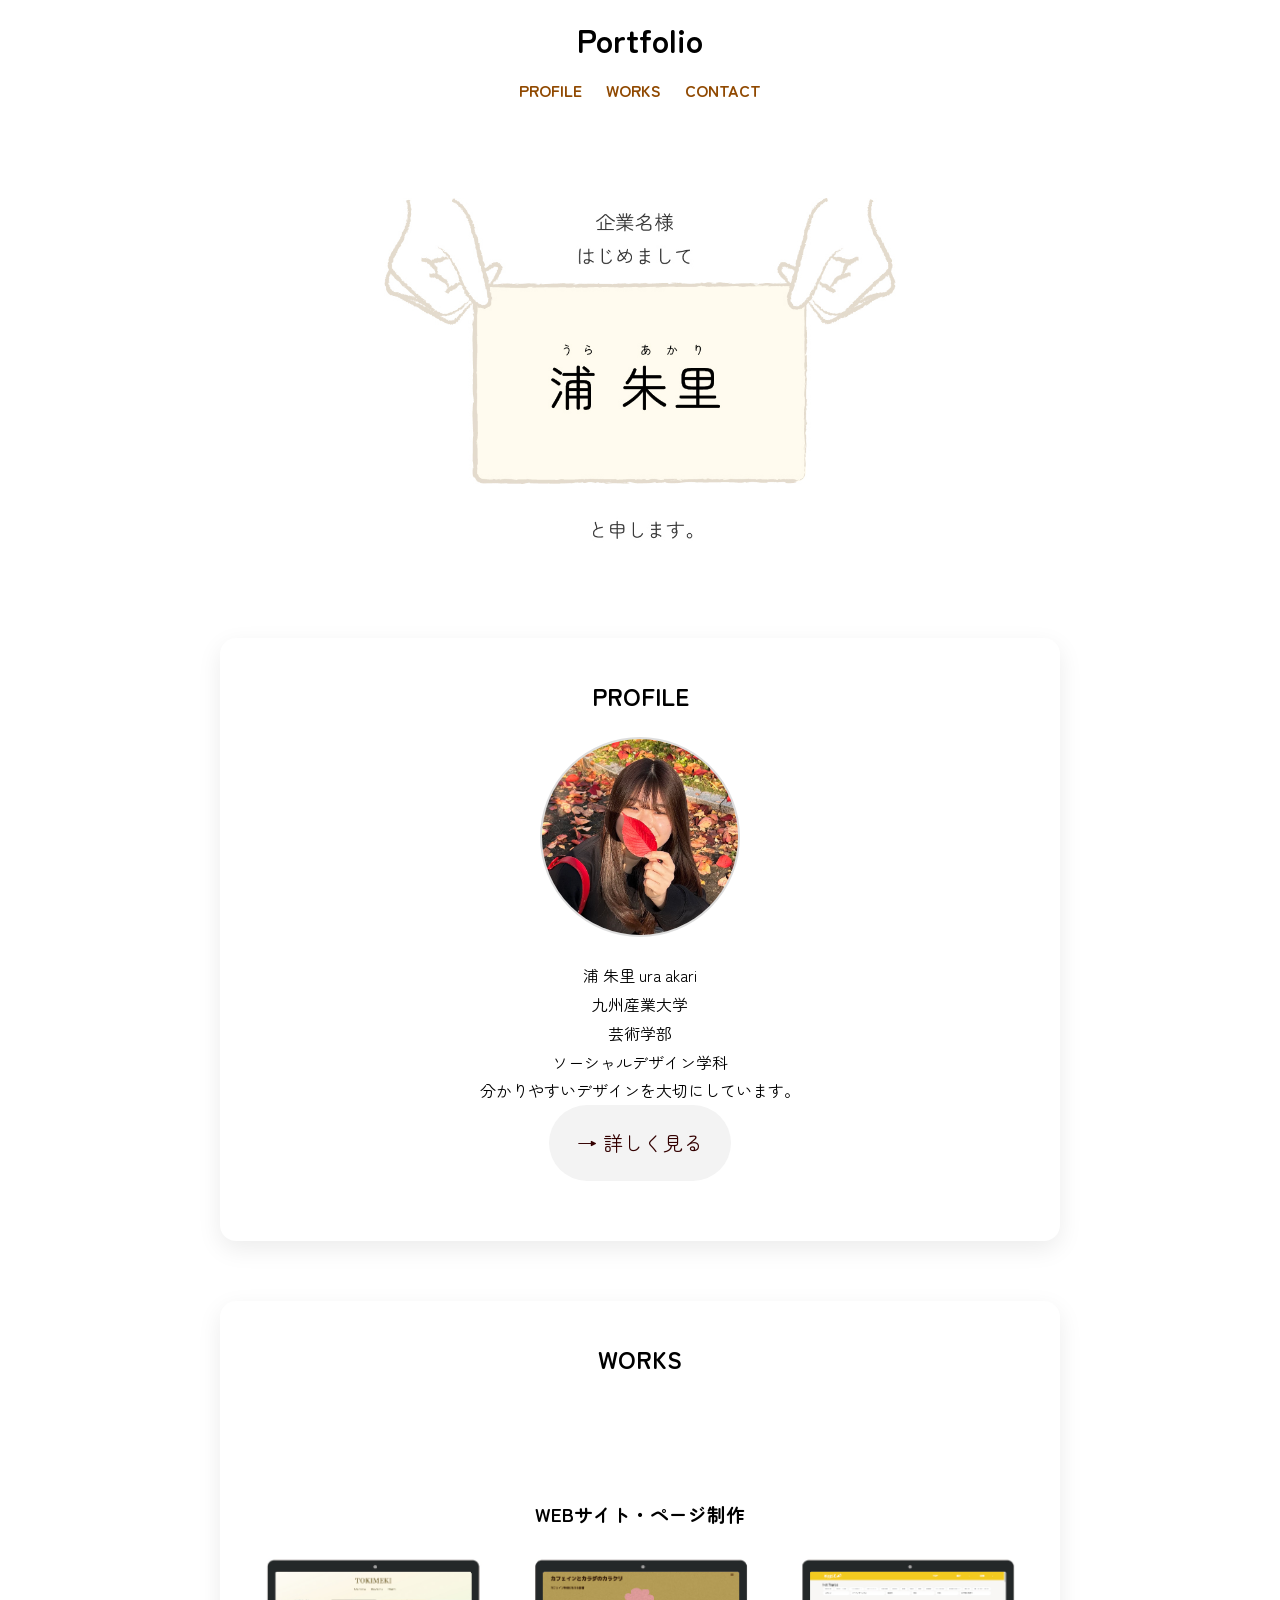
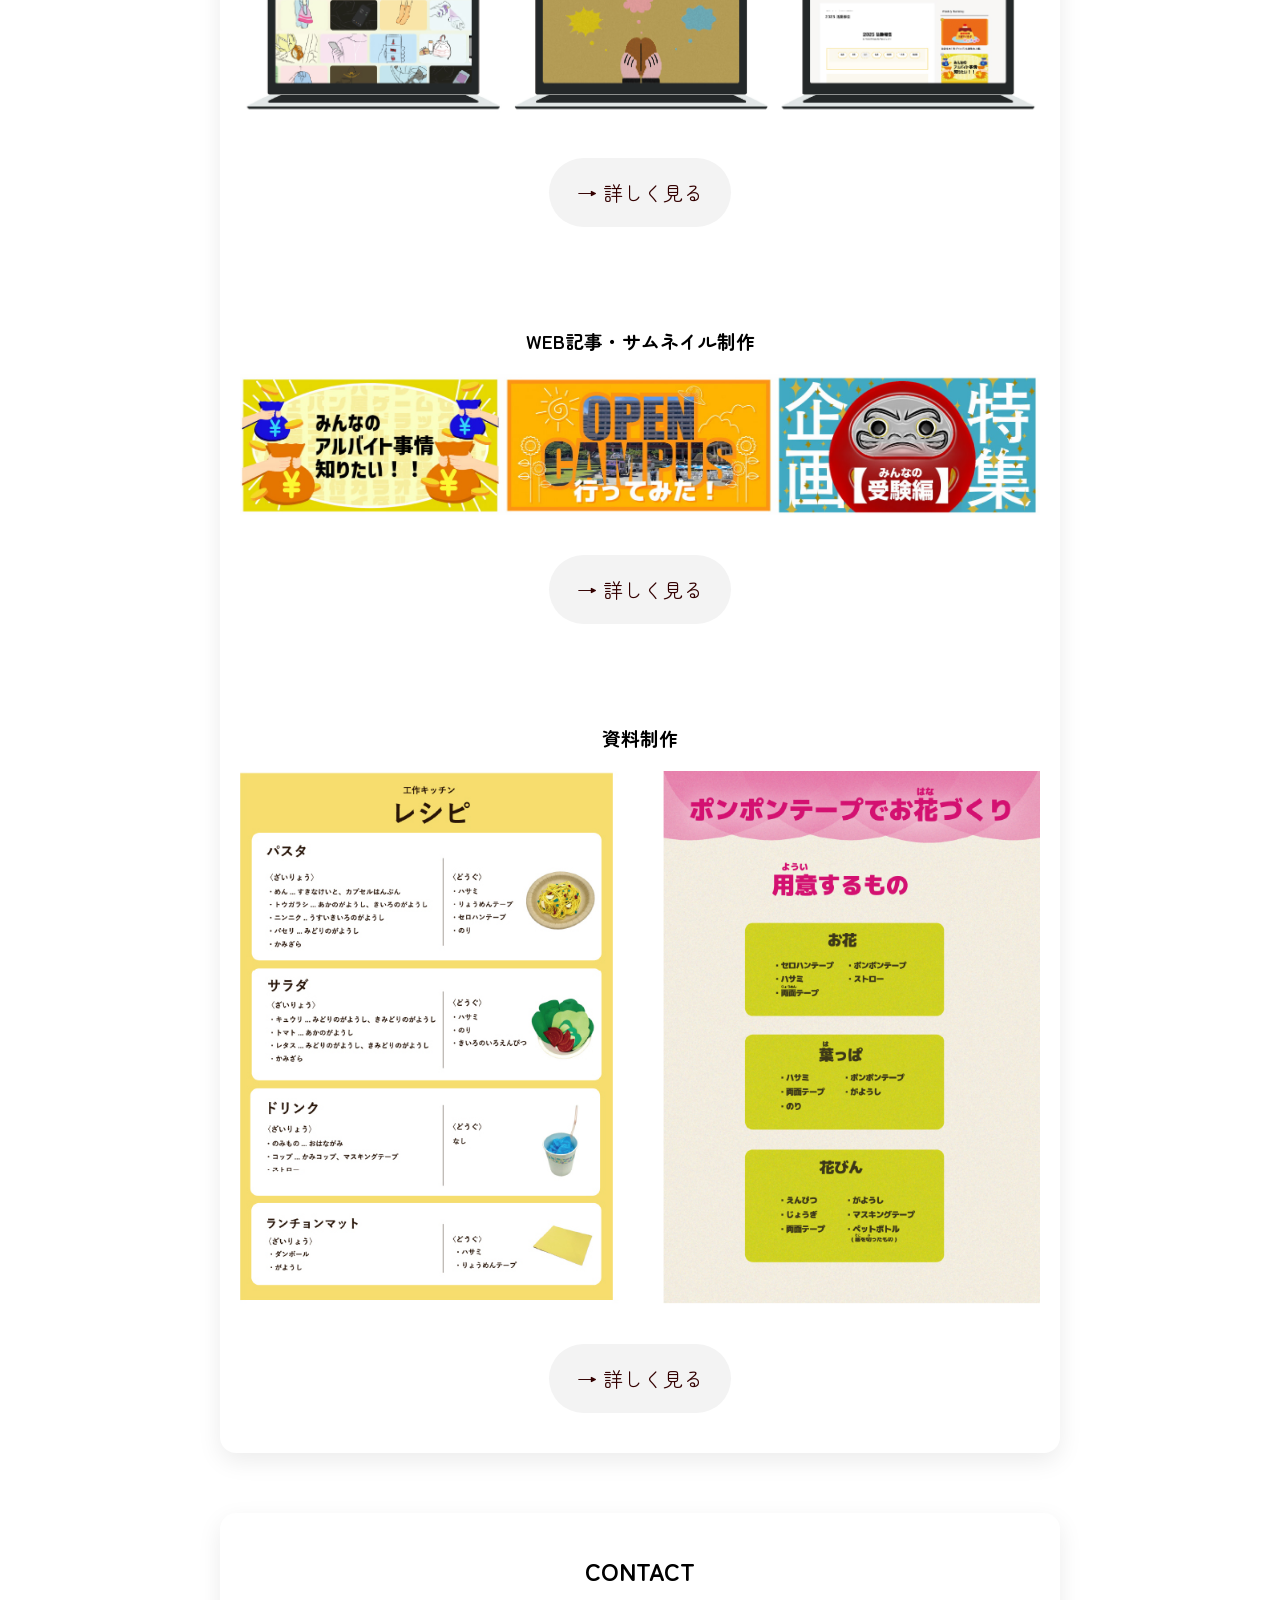
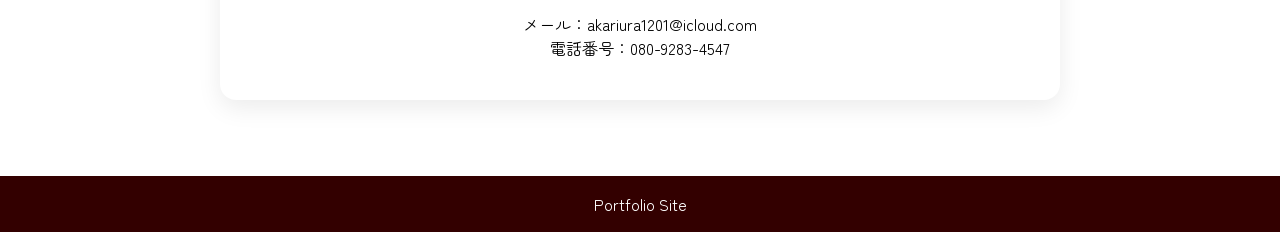
<file: index.html>
<!DOCTYPE html>
<html lang="ja">
  <head>
    <meta charset="UTF-8">
    <meta http-equiv="X-UA-Compatible" content="IE=edge">
    <meta name="viewport" content="width=device-width, initial-scale=1.0">
    <title>Document</title>
  
    <!-- Google Fonts -->
    <link rel="stylesheet" href="https://fonts.googleapis.com/css2?family=Zen+Maru+Gothic:wght@400&display=swap">
  
    <link rel="stylesheet" href="style.css">
  </head>
  
<body>
    <div id="wrap">
        <header>
            <h1>Portfolio</h1>
            <nav>
                <ul>
                  <li><a href="#about">PROFILE</a></li>
                  <li><a href="#works">WORKS</a></li>
                  <li><a href="#contact">CONTACT</a></li>
                  </ul>
            </nav>
            <div class="main-visual">
              <img src="images/main-visual02.jpg" alt="メインビジュアル">
            </div>
            
            
        </header>
    
        <main>
          <section class="sec01">
            <div class="section-inner">
            <div id="about">
            <h2 class="about-title">PROFILE</h2>
            
              <div class="about-image">
                <img src="images/profile.jpg" alt="写真">
              </div>

            <div class="about-text">
            <p>
              浦 朱里  ura akari<br>
              九州産業大学<br>
              芸術学部<br>
              ソーシャルデザイン学科<br>
              分かりやすいデザインを大切にしています。
            </p>
          <a href="about.html" class="more-btn">→ 詳しく見る</a>
          </div>
        </div>
        </div>
      </section>

          
         
          <section class="sec02">
            <div class="section-inner">
              <div id="works">
               <h2 class="works-title">WORKS</h2>

            <div class="works-box">
              <h3 class="work_top-title">WEBサイト・ページ制作</h3>
                <img src="images/web_top.jpg" alt="web制作">
              <a href="works01.html" class="more-btn">→ 詳しく見る</a>


              <h3 class="work_top-title">WEB記事・サムネイル制作</h3>
                <img src="images/kizi_top.jpg" alt="WEB記事制作">
              <a href="works02.html" class="more-btn">→ 詳しく見る</a>

              <h3 class="work_top-title">資料制作</h3>
                <img src="images/page_top.jpg" alt="資料制作">
              <a href="works03.html" class="more-btn">→ 詳しく見る</a>
              
              </div>  
              </div>
          </section>

          <section class="sec03">
            <div class="section-inner">
              <div id="contact">
                <h2 class="works-title">CONTACT</h2>
                <div class="contact-text">
                  <p>
                    メール：akariura1201@icloud.com<br>  
                    電話番号：080-9283-4547
                  </p>
          </section>
        </main>
    
        <footer>
            <p>Portfolio Site </p>
        </footer>
      </div><!-- #wrap-->  
      <script>
        const mainVisual = document.querySelector('.main-visual');
      
        const observer = new IntersectionObserver((entries) => {
          entries.forEach(entry => {
            if (entry.isIntersecting) {
              entry.target.classList.add('is-show');
              observer.unobserve(entry.target); // 一度だけ
            }
          });
        }, {
          threshold: 0.3
        });
      
        observer.observe(mainVisual);
      </script>
      
</body>
</html>
</file>
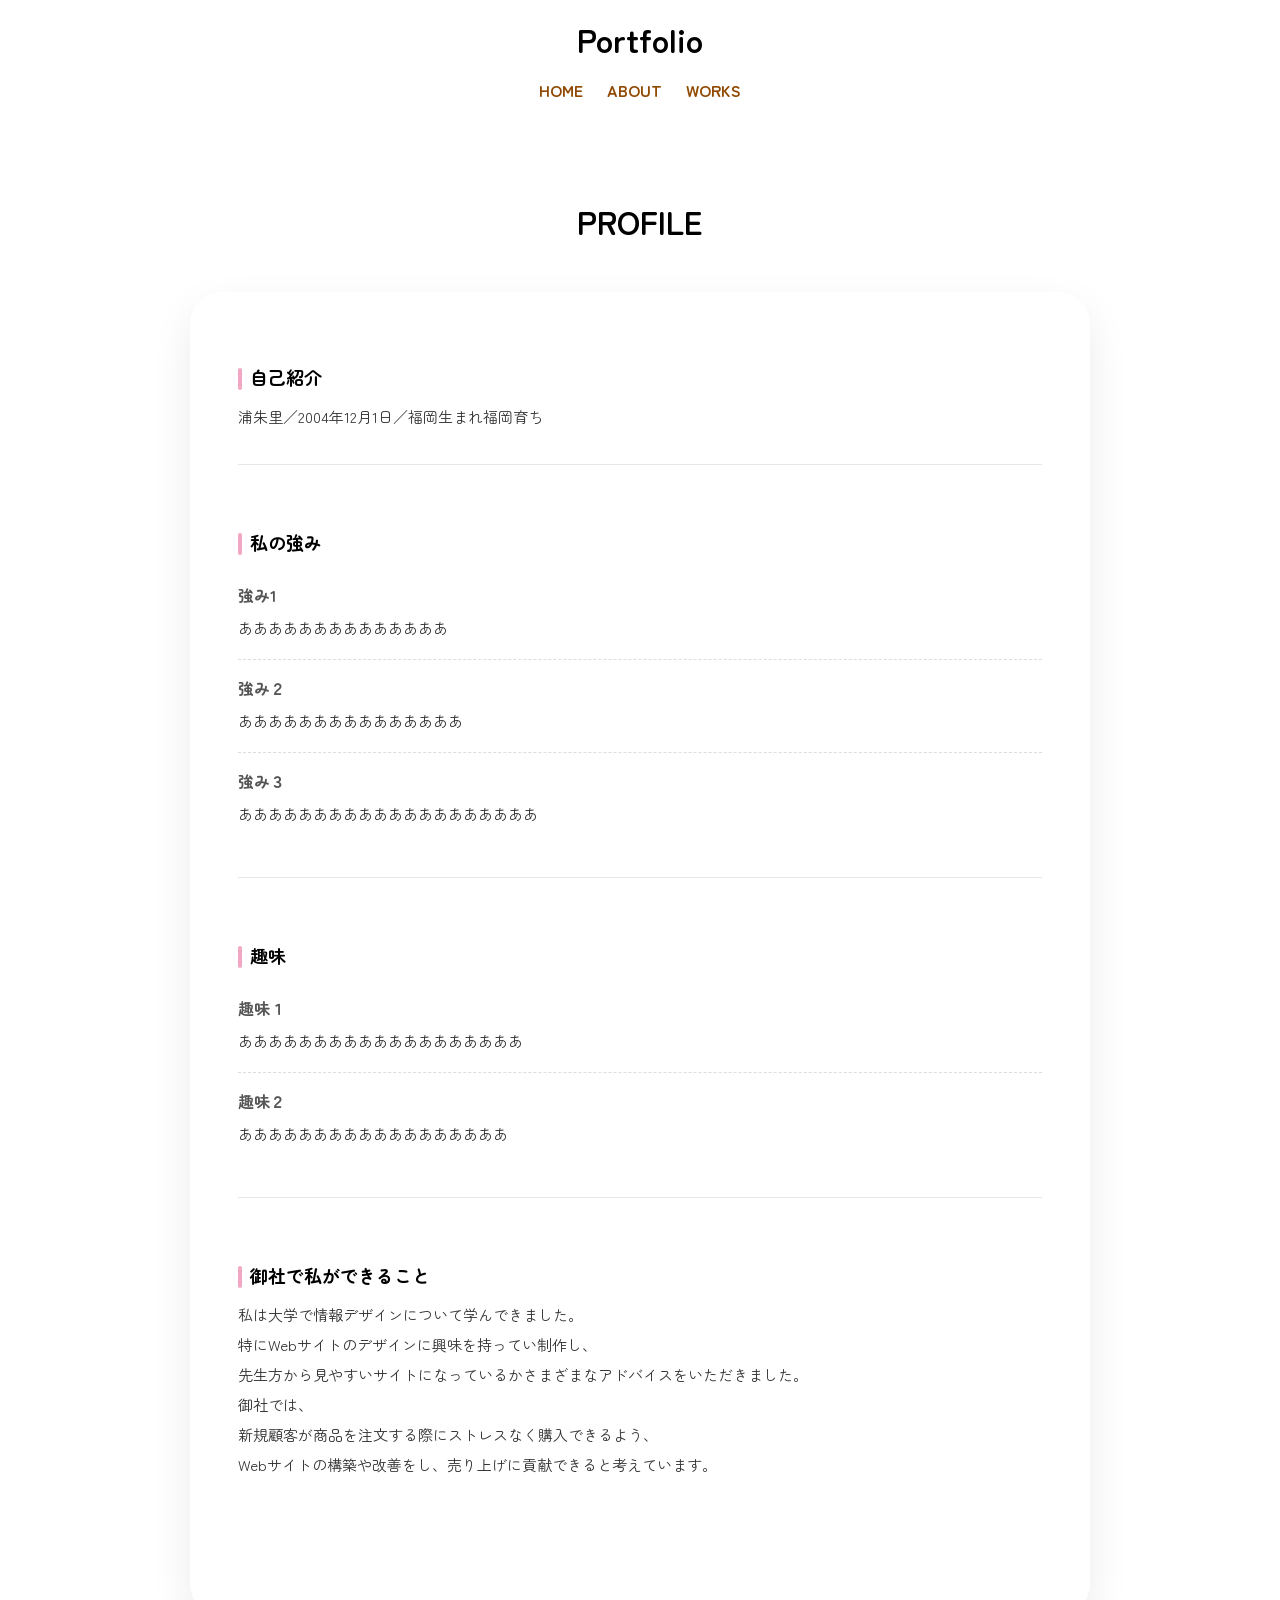
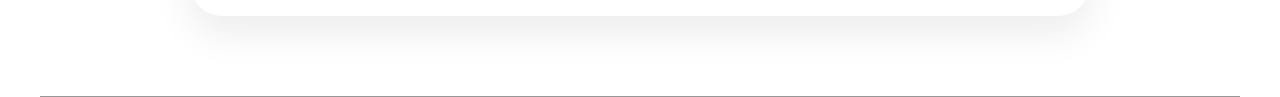
<file: about.html>
<!DOCTYPE html>
<html lang="ja">
<head>
  <meta charset="UTF-8">
  <title>PROFILE</title>
  <meta name="viewport" content="width=device-width, initial-scale=1.0">
  <link rel="stylesheet" href="style.css">
  <link rel="stylesheet" href="about.css">
   <!-- Google Fonts -->
   <link rel="stylesheet" href="https://fonts.googleapis.com/css2?family=Zen+Maru+Gothic:wght@400&display=swap">
</head>

<body>
<div id="wrap">

  <header>
    <h1>Portfolio</h1>
    <nav>
      <ul>
        <li><a href="index.html">HOME</a></li>
        <li><a href="about.html">ABOUT</a></li>
        <li><a href="works.html">WORKS</a></li>
      </ul>
    </nav>
  </header>

  <main class="about">
    <h2 class="about-title">PROFILE</h2>

    <div class="profile-card">

      <section class="profile-section">
        <h3>自己紹介</h3>
        <p>浦朱里／2004年12月1日／福岡生まれ福岡育ち</p>
      </section>
    
      <section class="profile-section">
        <h3>私の強み</h3>

        <ul class="profile-list">
          <li>
            <span class="period">強み1</span>
            <p>ああああああああああああああ</p>
          </li>
      
          <li>
            <span class="period">強み２</span>
            <p>あああああああああああああああ</p>
          </li>
      
          <li>
            <span class="period">強み３</span>
            <p>ああああああああああああああああああああ
            </p>
          </li>
          
      </section>
    
      <section class="profile-section">
        <h3>趣味</h3>
      
        <ul class="profile-list">
          <li>
            <span class="period">趣味１</span>
            <p>あああああああああああああああああああ</p>
          </li>

          <li>
            <span class="period">趣味２</span>
            <p>ああああああああああああああああああ</p>
          </li>

        </section>
      
    
      <section class="profile-section">
        <h3>御社で私ができること</h3>

        <p>

          私は大学で情報デザインについて学んできました。<br>
          特にWebサイトのデザインに興味を持ってい制作し、<br>
          先生方から見やすいサイトになっているかさまざまなアドバイスをいただきました。<br>
          
          御社では、<br>
          新規顧客が商品を注文する際にストレスなく購入できるよう、<br>
          Webサイトの構築や改善をし、売り上げに貢献できると考えています。
        </p>


      </section>
    
    </div>
    
</body>
</html>
</file>
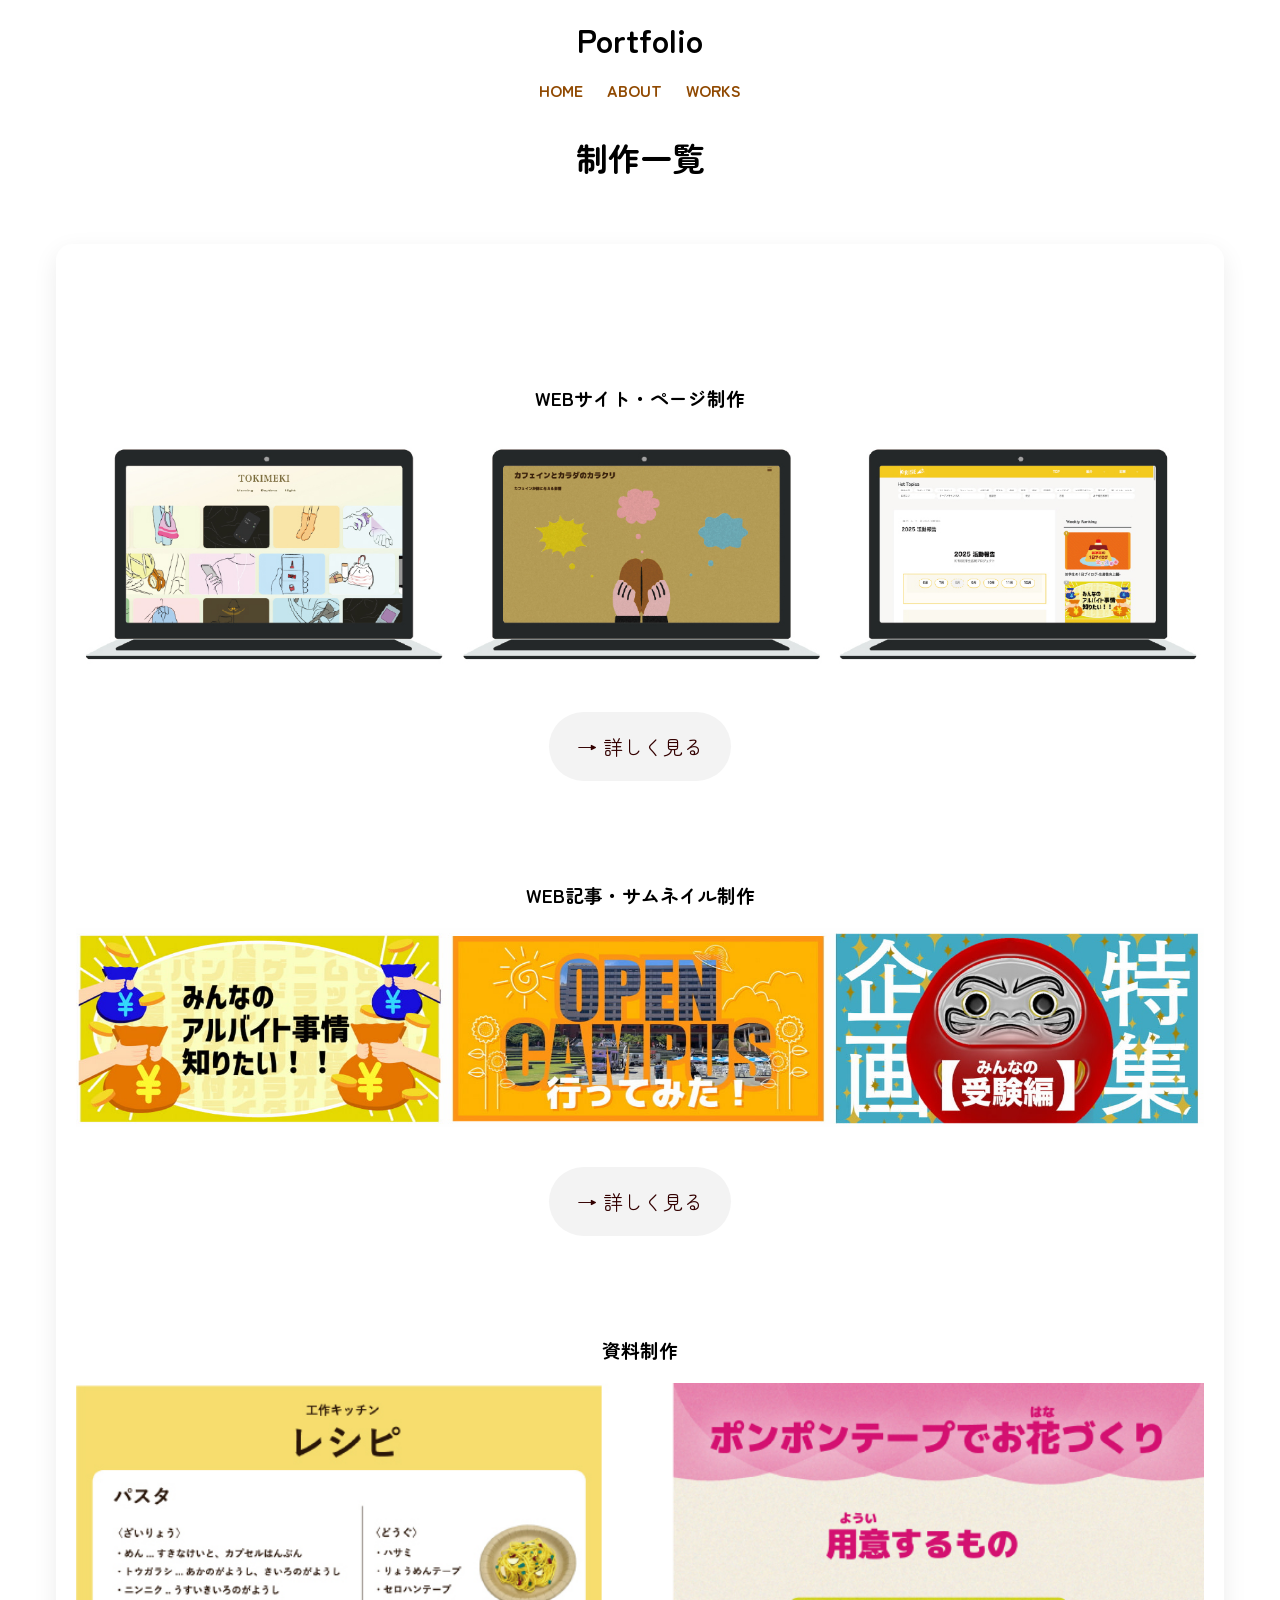
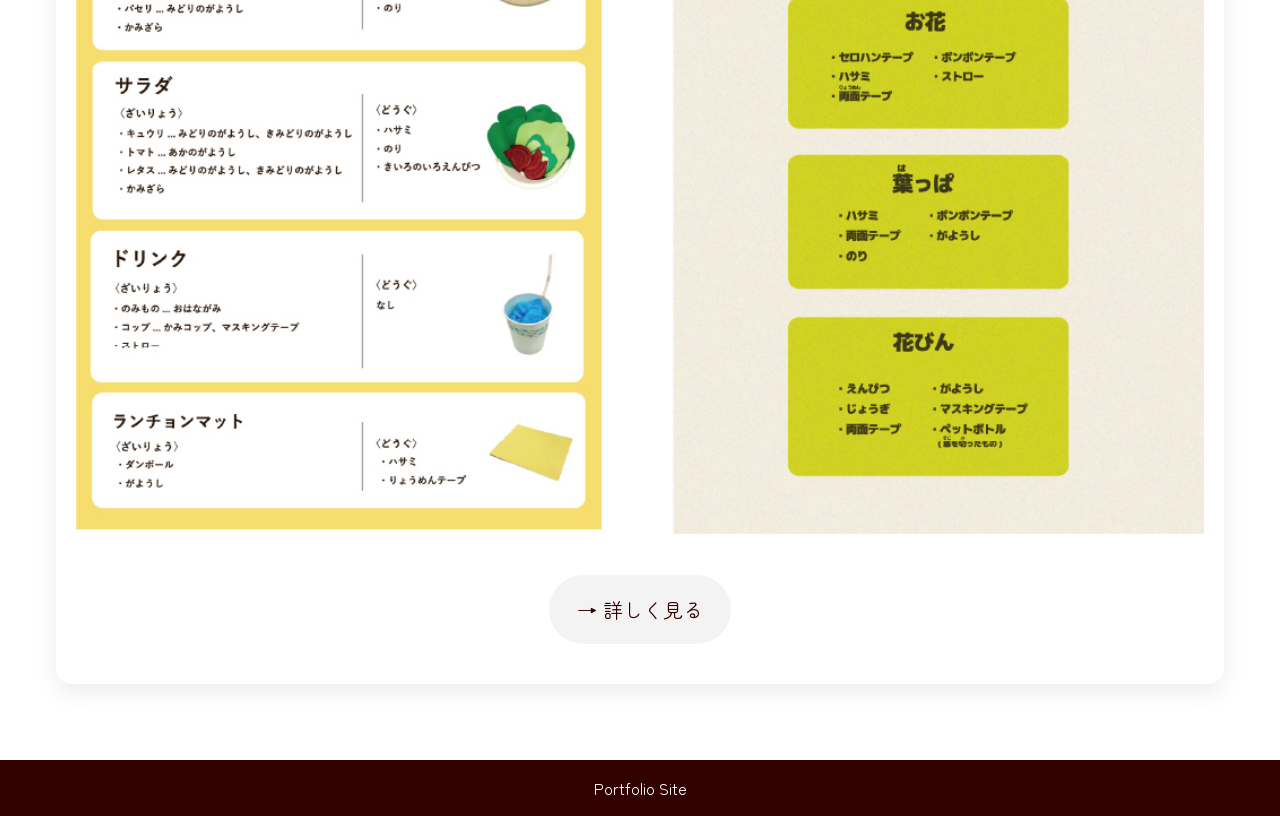
<file: works.html>
<!DOCTYPE html>
<html lang="ja">
<head>
  <meta charset="UTF-8">
  <title>WORKS</title>
  <meta name="viewport" content="width=device-width, initial-scale=1.0">
  <link rel="stylesheet" href="style.css">
<link rel="stylesheet" href="works.css">
 <!-- Google Fonts -->
 <link rel="stylesheet" href="https://fonts.googleapis.com/css2?family=Zen+Maru+Gothic:wght@400&display=swap">
</head>


<body class="work03">
<div id="wrap">

  <header>
    <h1>Portfolio</h1>
    <nav>
      <ul>
        <li><a href="index.html">HOME</a></li>
        <li><a href="about.html">ABOUT</a></li>
        <li><a href="works.html">WORKS</a></li>
      </ul>
    </nav>
  </header>

  <main>
    <h2>制作一覧</h2>
    <section class="sec02">

        <div class="works-box">
          <h3 class="work_top-title">WEBサイト・ページ制作</h3>
            <img src="images/web_top.jpg" alt="web制作">
          <a href="works01.html" class="more-btn">→ 詳しく見る</a>


          <h3 class="work_top-title">WEB記事・サムネイル制作</h3>
            <img src="images/kizi_top.jpg" alt="WEB記事制作">
          <a href="works02.html" class="more-btn">→ 詳しく見る</a>

          <h3 class="work_top-title">資料制作</h3>
            <img src="images/page_top.jpg" alt="資料制作">
          <a href="works03.html" class="more-btn">→ 詳しく見る</a>
          
          </div>  
          </div>
      </section>
    </main>

    <footer>
        <p>Portfolio Site </p>
    </footer>
  </div><!-- #wrap-->  
  <script>
    const mainVisual = document.querySelector('.main-visual');
  
    const observer = new IntersectionObserver((entries) => {
      entries.forEach(entry => {
        if (entry.isIntersecting) {
          entry.target.classList.add('is-show');
          observer.unobserve(entry.target); // 一度だけ
        }
      });
    }, {
      threshold: 0.3
    });
  
    observer.observe(mainVisual);
  </script>
  
</body>
</html>
</file>
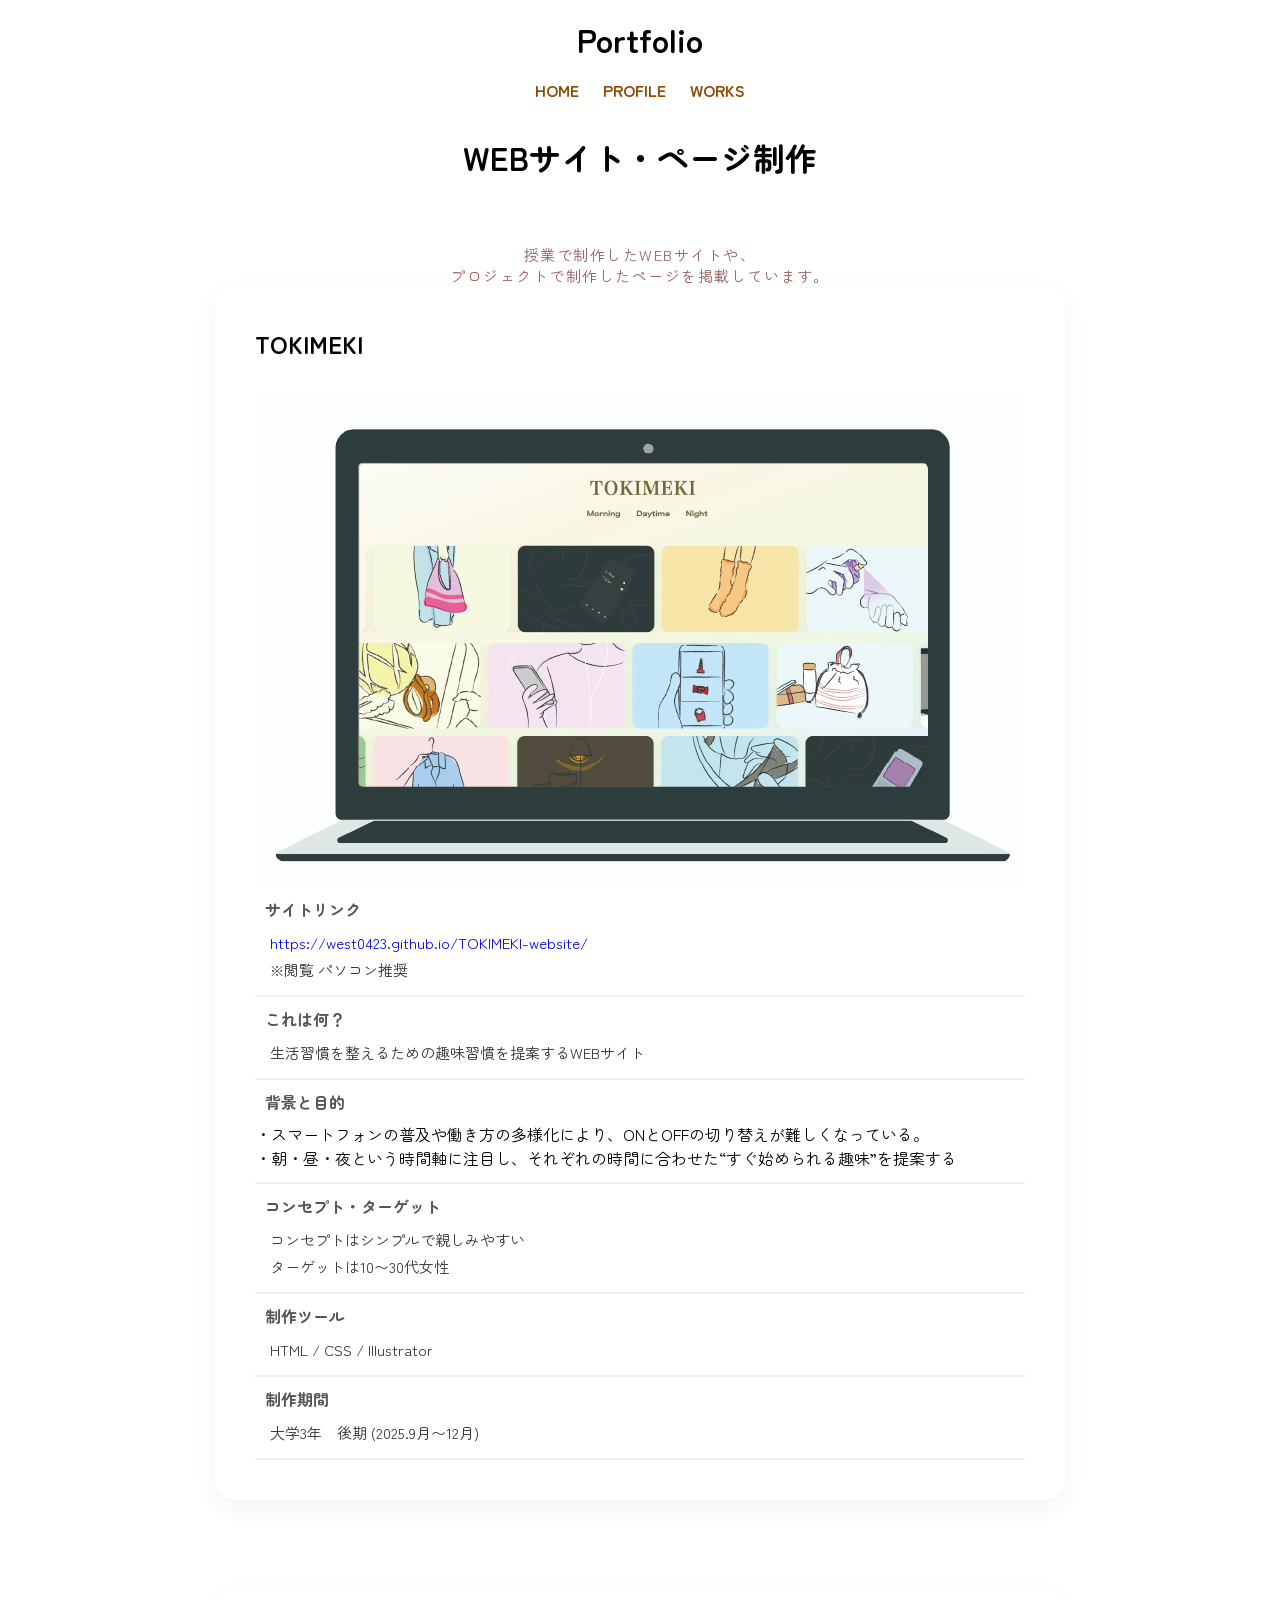
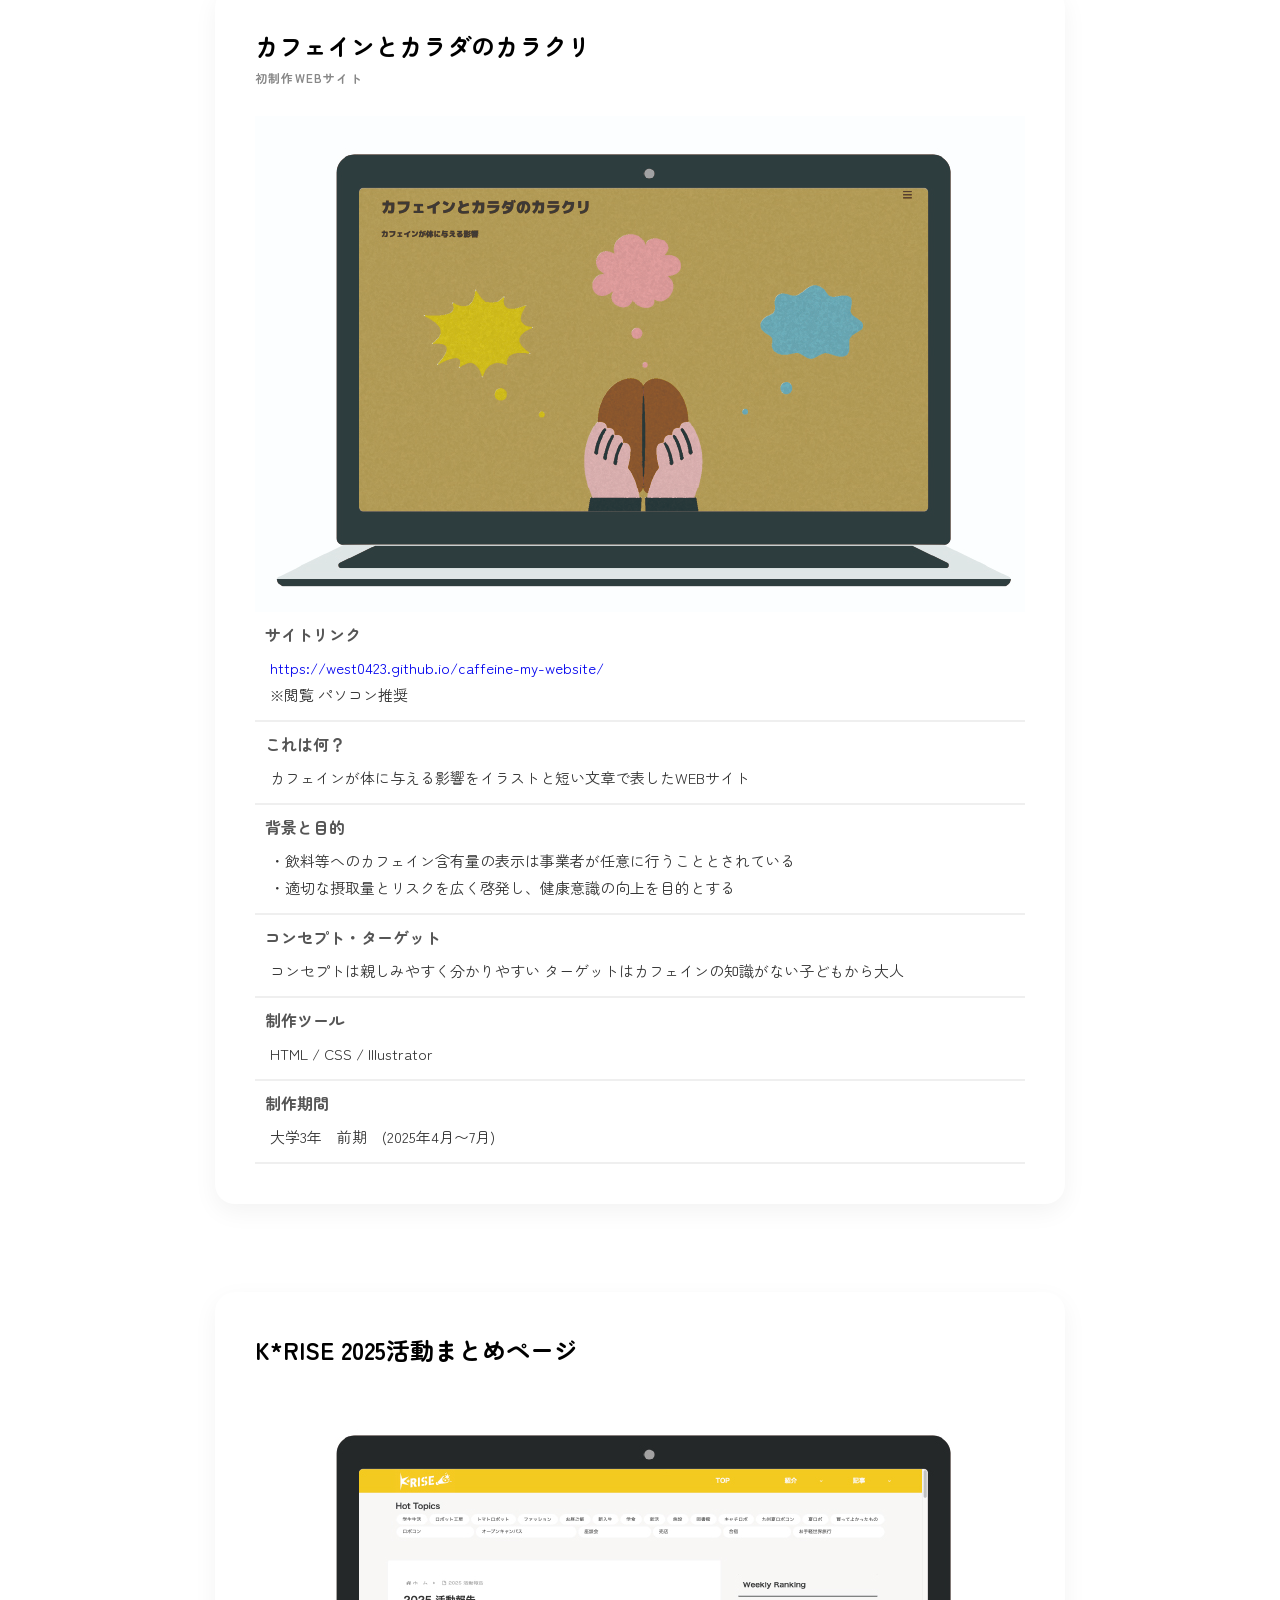
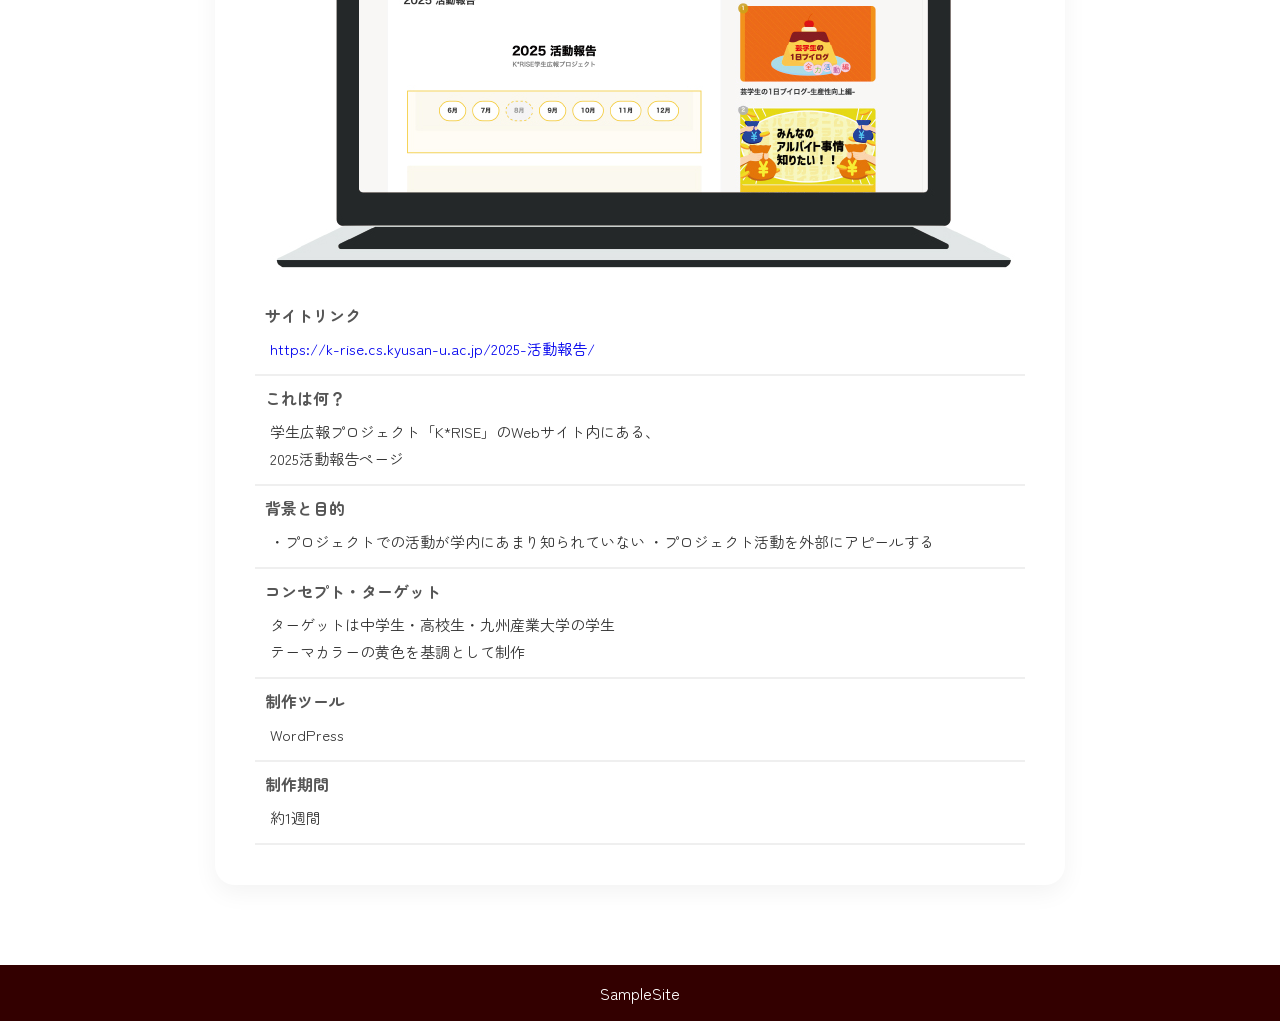
<file: works01.html>
<!DOCTYPE html>
<html lang="ja">
<head>
  <meta charset="UTF-8">
  <title>WORKS01 Webサイト・ページ制作</title>
  <meta name="viewport" content="width=device-width, initial-scale=1.0">
  <link rel="stylesheet" href="style.css">
<link rel="stylesheet" href="works.css">
 <!-- Google Fonts -->
 <link rel="stylesheet" href="https://fonts.googleapis.com/css2?family=Zen+Maru+Gothic:wght@400&display=swap">
</head>

<body class="work01">
  
<div id="wrap">

  <header>
    <h1>Portfolio</h1>
    <nav>
      <ul>
        <li><a href="index.html">HOME</a></li>
        <li><a href="about.html">PROFILE</a></li>
        <li><a href="works.html">WORKS</a></li>
      </ul>
    </nav>
  </header>

  <main>
      <h2>WEBサイト・ページ制作</h2>
      <span class="section-sub2">
        授業で制作したWEBサイトや、<br>プロジェクトで制作したページを掲載しています。
      </span>
      <section class="works-grid">
      <!-- ===== 作品1 ===== -->
      <article class="work-item">
        <h3 class="work-title">TOKIMEKI</h3>

        <div class="work-image">
          <img src="images/TOKIMEKI01.jpg" alt="WEBサイト制作01の画面">
        </div>
        
        <div class="work-content">
                  <div class="work-block">
            <h4>サイトリンク</h4>
            <p>
              <a href="https://west0423.github.io/TOKIMEKI-website/" target="_blank" rel="noopener">
                https://west0423.github.io/TOKIMEKI-website/ </a><p>※閲覧 パソコン推奨</p>
              </a>
            </p>
          </div>
          <div class="work-block">
            <h4>これは何？</h4>
            <p>
              生活習慣を整えるための趣味習慣を提案するWEBサイト
            </p>
          </div>
  
          <div class="work-block">
            <h4>背景と目的</h4>
            ・スマートフォンの普及や働き方の多様化により、ONとOFFの切り替えが難しくなっている。<br>
            ・朝・昼・夜という時間軸に注目し、それぞれの時間に合わせた“すぐ始められる趣味”を提案する
            <p>
              
            </p>
          </div>
  
          <div class="work-block">
            <h4>コンセプト・ターゲット</h4>
            <p>
              コンセプトはシンプルで親しみやすい<br>
              ターゲットは10〜30代女性
            </p>
          </div>
  
          <div class="work-block">
            <h4>制作ツール</h4>
            <p>HTML / CSS /  Illustrator</p>
          </div>
  
          <div class="work-block">
            <h4>制作期間</h4>
            <p>大学3年　後期 (2025.9月〜12月)</p>
          </div>
          
          
        </div>
      </article>
  
      <!-- ===== 作品2 ===== -->
      <article class="work-item">
        <h3 class="work-title">カフェインとカラダのカラクリ
        <span class="section-sub">初制作WEBサイト</span></h3>

        <div class="work-image">
          <img src="images/caffeine01.jpg" alt="WEBサイト制作01の画面">
        </div>
  
        <div class="work-content">
            <div class="work-block">
            <h4>サイトリンク</h4>
            <p>
              <a href="https://west0423.github.io/caffeine-my-website/" target="_blank" rel="noopener">
                https://west0423.github.io/caffeine-my-website/</a>
                <br>※閲覧 パソコン推奨
            </p>
          </div>
          
          <div class="work-block">
            <h4>これは何？</h4>
            <p>
              カフェインが体に与える影響をイラストと短い文章で表したWEBサイト
            </p>
          </div>
  
          <div class="work-block">
            <h4>背景と目的</h4>
            <p>
              ・飲料等へのカフェイン含有量の表示は事業者が任意に行うこととされている<br>
              ・適切な摂取量とリスクを広く啓発し、健康意識の向上を目的とする

            </p>
          </div>
  
          <div class="work-block">
            <h4>コンセプト・ターゲット</h4>
            <p>
              コンセプトは親しみやすく分かりやすい
              ターゲットはカフェインの知識がない子どもから大人
            </p>
          </div>
  
          <div class="work-block">
            <h4>制作ツール</h4>
            <p>HTML / CSS /  Illustrator</p>
          </div>
  
          <div class="work-block">
            <h4>制作期間</h4>
            <p>大学3年　前期　(2025年4月〜7月)</p>
          </div>
          
          
        </div>
      </article>
  
      <!-- ===== 作品3 ===== -->
      <article class="work-item">
        <h3 class="work-title">K*RISE 2025活動まとめページ</h3>

        <div class="work-image">
          <img src="images/KRISE01.jpg" alt="WEBサイト制作03の画面">
        </div>
  
        <div class="work-content">
                  <div class="work-block">
            <h4>サイトリンク</h4>
            <p>
              <a href="https://k-rise.cs.kyusan-u.ac.jp/2025-活動報告/" target="_blank" rel="noopener">
                https://k-rise.cs.kyusan-u.ac.jp/2025-活動報告/
              </a>
            </p>
          </div>
          <div class="work-block">
            <h4>これは何？</h4>
            <p>
              学生広報プロジェクト「K*RISE」のWebサイト内にある、<br>
              2025活動報告ページ
            </p>
          </div>
  
          <div class="work-block">
            <h4>背景と目的</h4>
            <p>
              ・プロジェクトでの活動が学内にあまり知られていない
              ・プロジェクト活動を外部にアピールする
            </p>
          </div>
  
          <div class="work-block">
            <h4>コンセプト・ターゲット</h4>
            <p>
              ターゲットは中学生・高校生・九州産業大学の学生<br>
              テーマカラーの黄色を基調として制作
            </p>
          </div>
  
          <div class="work-block">
            <h4>制作ツール</h4>
            <p>WordPress
            </p>
          </div>
  
          <div class="work-block">
            <h4>制作期間</h4>
            <p>約1週間</p>
          </div>

        </div>
      </article>
  
    </section>
  </main>
      <footer>
    <p>SampleSite</p>
  </footer>
</div>
</body>
</html>
</file>
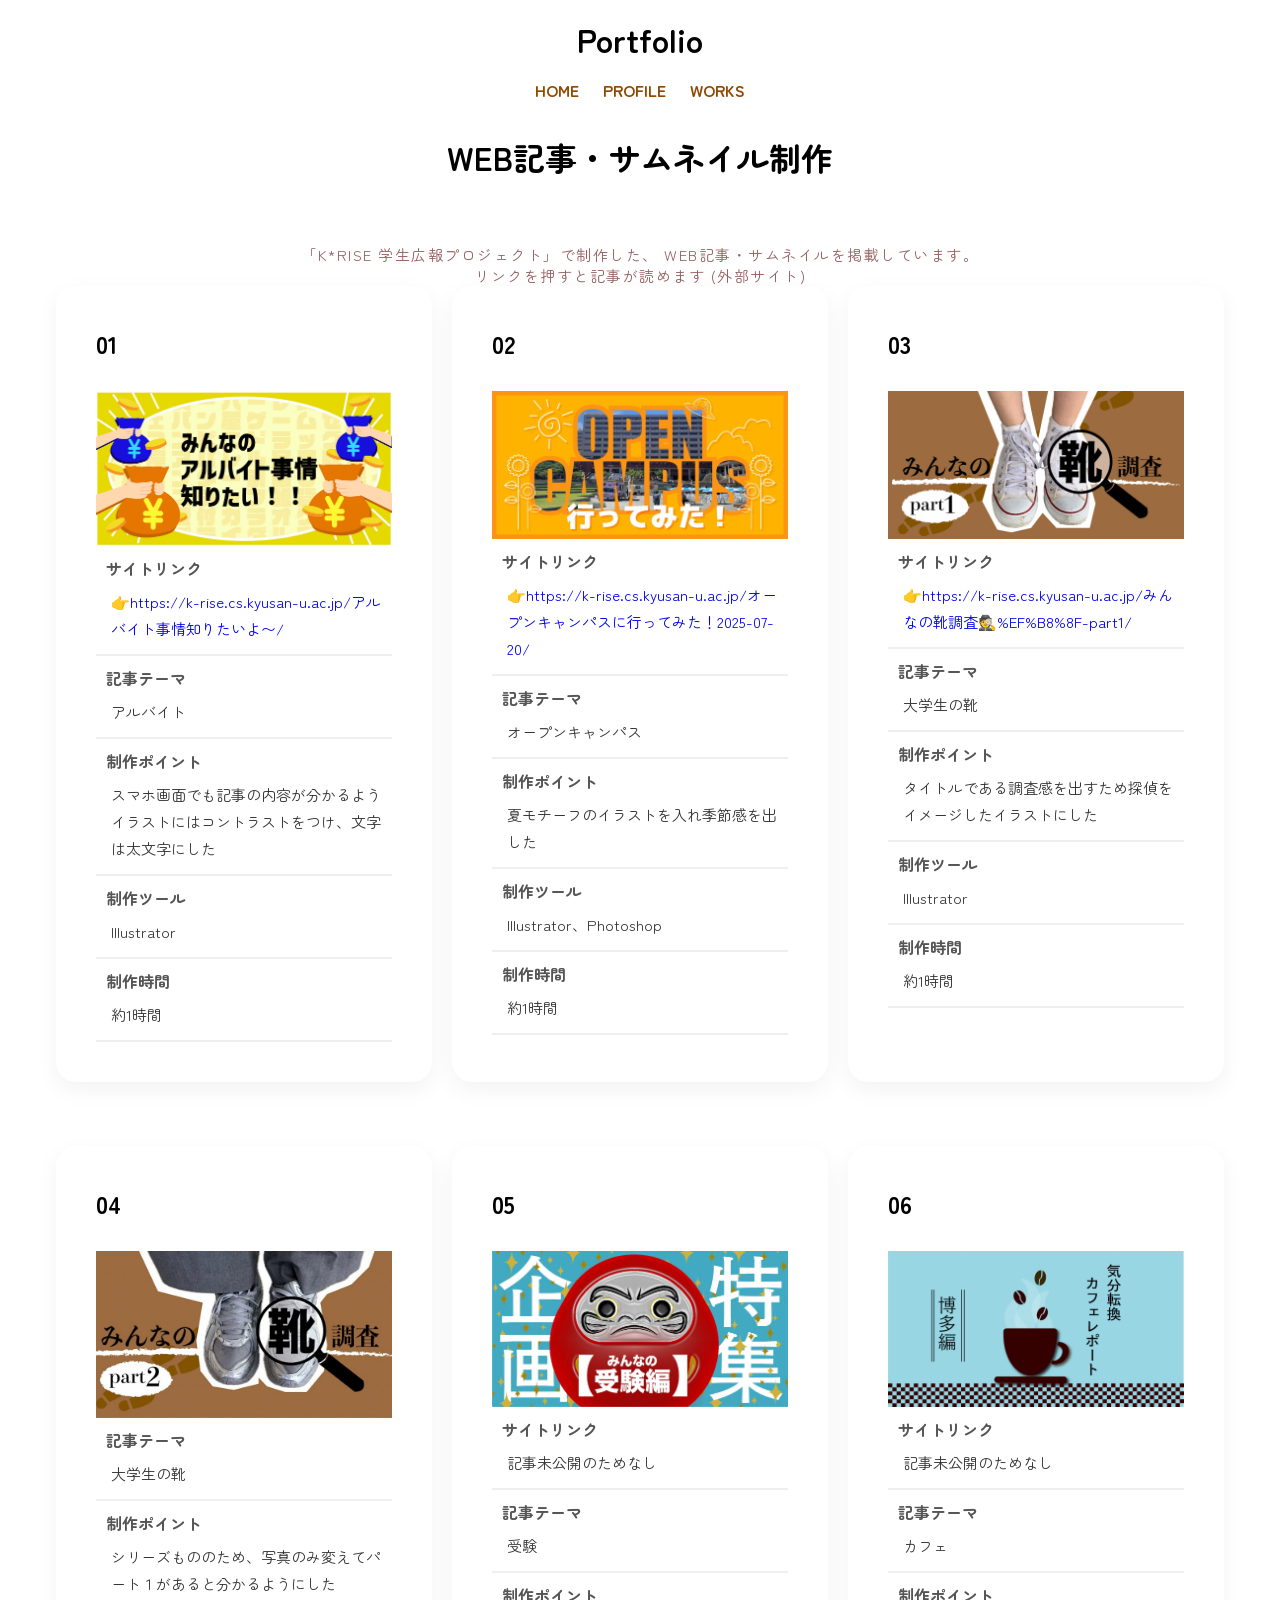
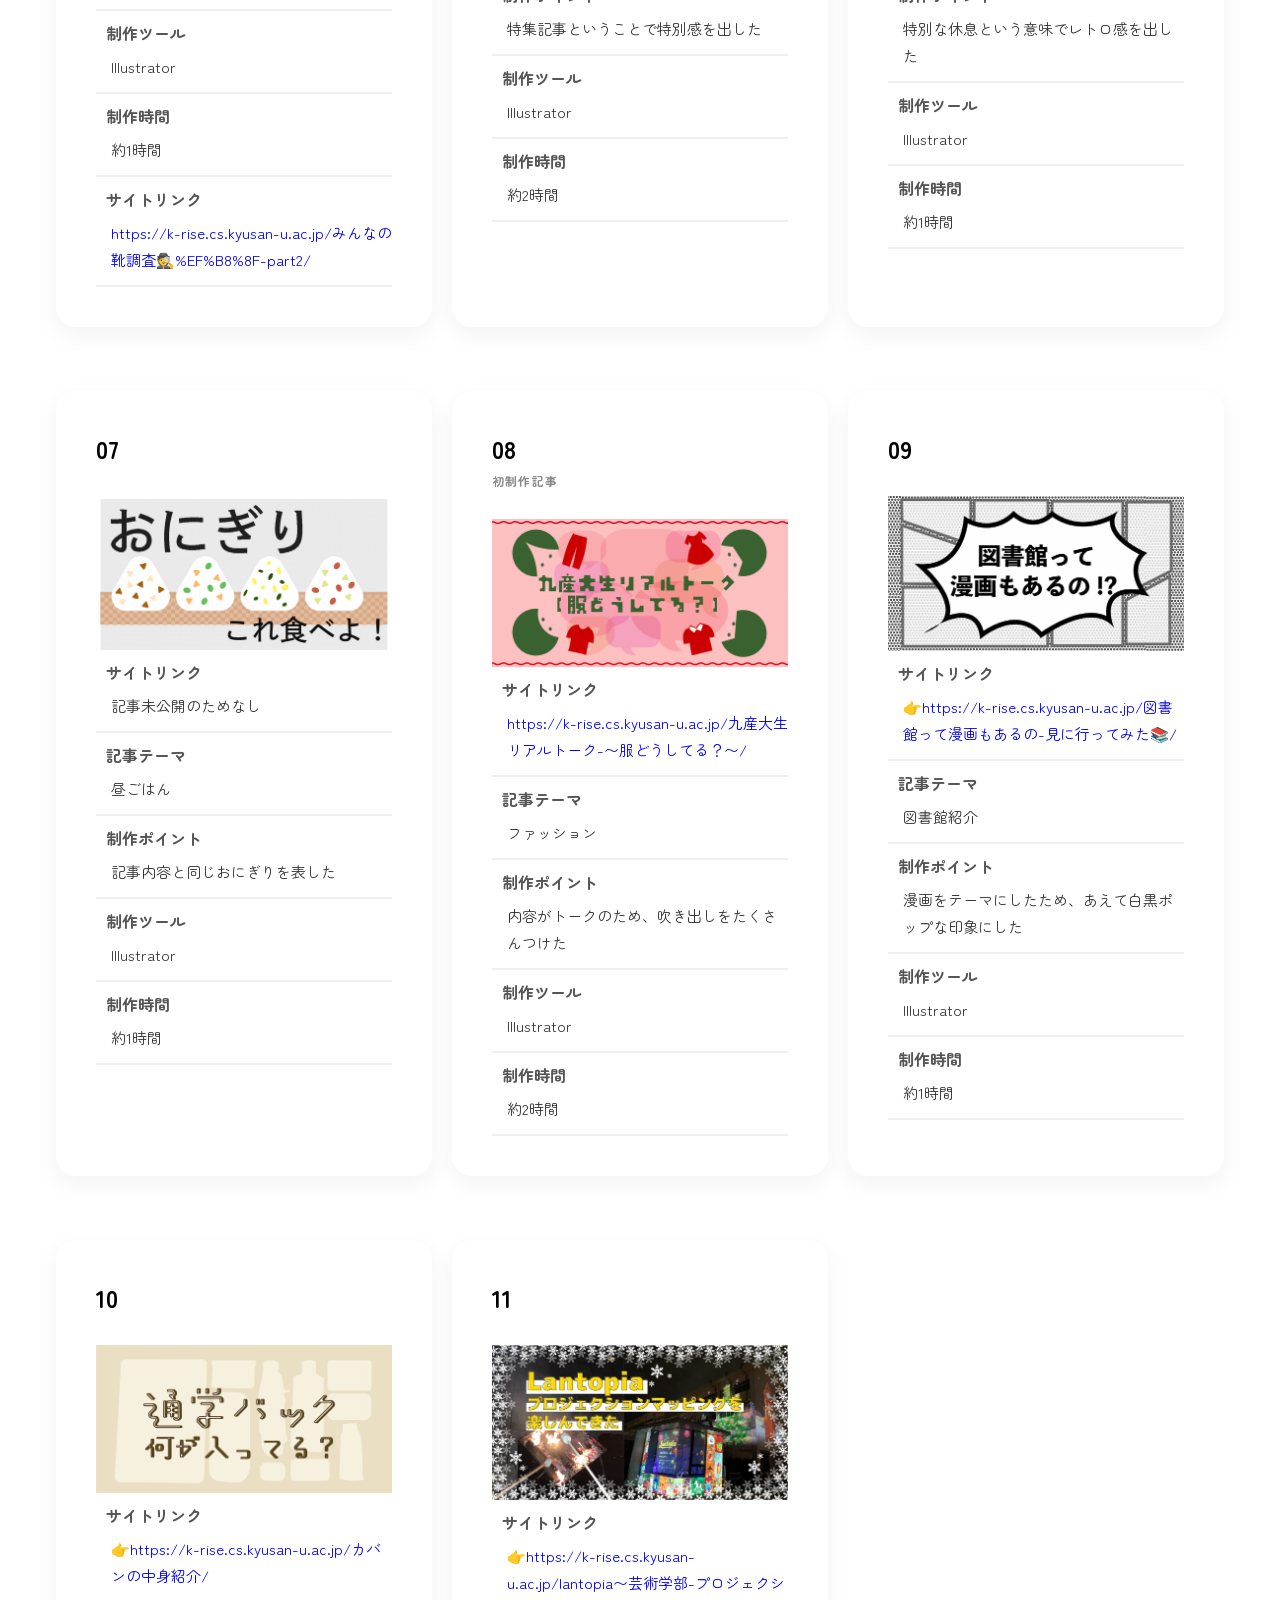
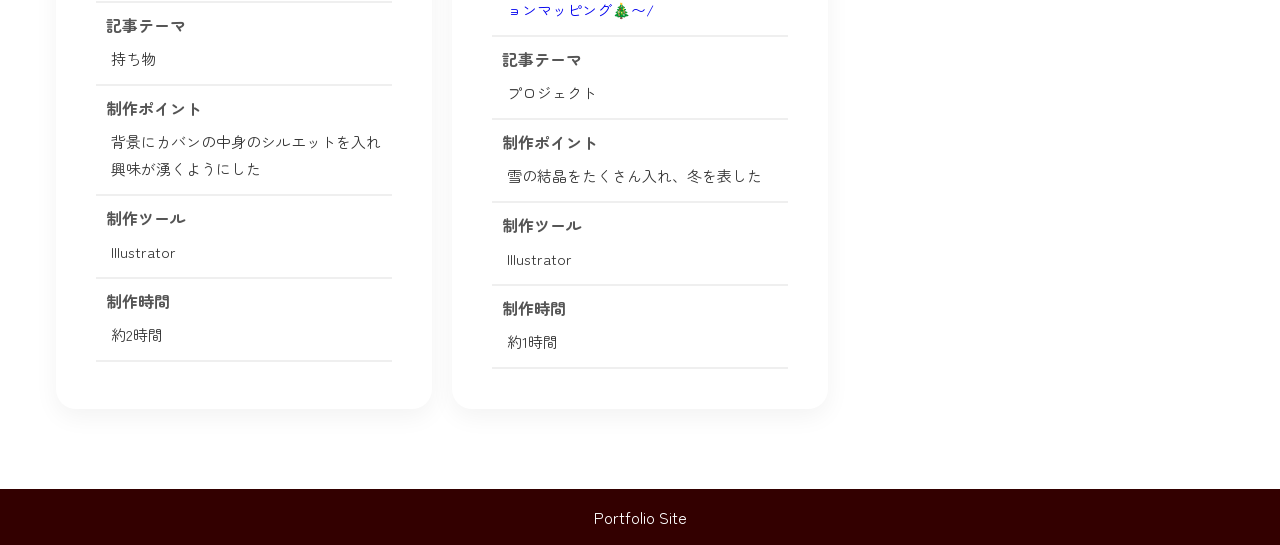
<file: works02.html>
<!DOCTYPE html>
<html lang="ja">
<head>
  <meta charset="UTF-8">
  <title>WORKS02　WEB記事・サムネイル制作</title>
  <meta name="viewport" content="width=device-width, initial-scale=1.0">
  <link rel="stylesheet" href="style.css">
<link rel="stylesheet" href="works.css">
 <!-- Google Fonts -->
 <link rel="stylesheet" href="https://fonts.googleapis.com/css2?family=Zen+Maru+Gothic:wght@400&display=swap">
</head>


<body class="work02">
<div id="wrap">

  <header>
    <h1>Portfolio</h1>
    <nav>
      <ul>
        <li><a href="index.html">HOME</a></li>
        <li><a href="about.html">PROFILE</a></li>
        <li><a href="works.html">WORKS</a></li>
      </ul>
    </nav>
  </header>


  <main>
      <h2>WEB記事・サムネイル制作</h2>
      <span class="section-sub2">
      「K*RISE 学生広報プロジェクト」で制作した、
        WEB記事・サムネイルを掲載しています。<br>
        リンクを押すと記事が読めます (外部サイト)
      </span>
<!-- ===== 作品1 ===== -->
<section class="works-grid">
<article class="work-item">
  <h3 class="work-title">01</h3>
  
  <div class="work-image">
    <img src="images/thumbnail01.jpg" alt="アルバイト"></a>
  </div>

  <div class="work-content">
        <div class="work-block">
      <h4>サイトリンク</h4>
      <p>
        <a href="https://k-rise.cs.kyusan-u.ac.jp/アルバイト事情知りたいよ〜/" target="_blank" rel="noopener">
          👉https://k-rise.cs.kyusan-u.ac.jp/アルバイト事情知りたいよ〜/
        </a>
      </p>
    </div>
    <div class="work-block">
      <h4>記事テーマ</h4>
      <p>
        アルバイト
      </p>
    </div>

    <div class="work-block">
      <h4>制作ポイント</h4>
      <p>
        スマホ画面でも記事の内容が分かるようイラストにはコントラストをつけ、文字は太文字にした
      </p>
    </div>

    <div class="work-block">
      <h4>制作ツール</h4>
      <p>Illustrator</p>
    </div>

    <div class="work-block">
      <h4>制作時間</h4>
      <p>約1時間</p>
    </div>
  </article>
    
    <!-- ===== 作品2 ===== -->
<article class="work-item">
  <h3 class="work-title">02</h3>
  
  <div class="work-image">
    <img src="images/thumbnail02.jpg" alt="オープンキャンパス"></a>
  </div>

  <div class="work-content">
        <div class="work-block">
      <h4>サイトリンク</h4>
      <p>
        <a href="https://k-rise.cs.kyusan-u.ac.jp/オープンキャンパスに行ってみた！2025-07-20/" target="_blank" rel="noopener">
          👉https://k-rise.cs.kyusan-u.ac.jp/オープンキャンパスに行ってみた！2025-07-20/
        </a>
      </p>
    </div>
    <div class="work-block">
      <h4>記事テーマ</h4>
      <p>
        オープンキャンパス
      </p>
    </div>

    <div class="work-block">
      <h4>制作ポイント</h4>
      <p>
        夏モチーフのイラストを入れ季節感を出した
      </p>
    </div>

    <div class="work-block">
      <h4>制作ツール</h4>
      <p>Illustrator、Photoshop</p>
    </div>

    <div class="work-block">
      <h4>制作時間</h4>
      <p>約1時間</p>
    </div>
  </article>

  <!-- ===== 作品3 ===== -->
<article class="work-item">
  <h3 class="work-title">03</h3>
  
  <div class="work-image">
    <img src="images/thumbnail03.jpg" alt="靴調査01"></a>
  </div>

  <div class="work-content">
        <div class="work-block">
      <h4>サイトリンク</h4>
      <p>
        <a href="https://k-rise.cs.kyusan-u.ac.jp/みんなの靴調査🕵%EF%B8%8F-part1/" target="_blank" rel="noopener">
          👉https://k-rise.cs.kyusan-u.ac.jp/みんなの靴調査🕵%EF%B8%8F-part1/
        </a>
      </p>
    </div>
    <div class="work-block">
      <h4>記事テーマ</h4>
      <p>
        大学生の靴
      </p>
    </div>

    <div class="work-block">
      <h4>制作ポイント</h4>
      <p>
       タイトルである調査感を出すため探偵をイメージしたイラストにした
      </p>
    </div>

    <div class="work-block">
      <h4>制作ツール</h4>
      <p>Illustrator</p>
    </div>

    <div class="work-block">
      <h4>制作時間</h4>
      <p>約1時間</p>
    </div>
  </article>
  <!-- ===== 作品4===== -->
<article class="work-item">
  <h3 class="work-title">04</h3>
  
  <div class="work-image">
    <img src="images/thumbnail04.jpg" alt="靴調査"></a>
  </div>

  <div class="work-content">
    <div class="work-block">
      <h4>記事テーマ</h4>
      <p>
        大学生の靴
      </p>
    </div>

    <div class="work-block">
      <h4>制作ポイント</h4>
      <p>
        シリーズもののため、写真のみ変えてパート１があると分かるようにした
      </p>
    </div>

    <div class="work-block">
      <h4>制作ツール</h4>
      <p>Illustrator</p>
    </div>

    <div class="work-block">
      <h4>制作時間</h4>
      <p>約1時間</p>
    </div>

    <div class="work-block">
      <h4>サイトリンク</h4>
      <p>
        <a href="https://k-rise.cs.kyusan-u.ac.jp/みんなの靴調査🕵%EF%B8%8F-part2/" target="_blank" rel="noopener">
          https://k-rise.cs.kyusan-u.ac.jp/みんなの靴調査🕵%EF%B8%8F-part2/
        </a>
      </p>
    </div>
  </article>

        <!-- ===== 作品5 ===== -->
<article class="work-item">
  <h3 class="work-title">05</h3>
  
  <div class="work-image">
    <img src="images/thumbnail09.jpg" alt="受験"></a>
  </div>

  <div class="work-content">
        <div class="work-block">
      <h4>サイトリンク</h4>
      <p>記事未公開のためなし
      </p>
    </div>
    <div class="work-block">
      <h4>記事テーマ</h4>
      <p>
      受験
      </p>
    </div>

    <div class="work-block">
      <h4>制作ポイント</h4>
      <p>
        特集記事ということで特別感を出した
      </p>
    </div>

    <div class="work-block">
      <h4>制作ツール</h4>
      <p>Illustrator</p>
    </div>

    <div class="work-block">
      <h4>制作時間</h4>
      <p>約2時間</p>
    </div>

  </article>
  
     <!-- ===== 作品06 ===== -->
<article class="work-item">
  <h3 class="work-title">06</h3>
  
  <div class="work-image">
    <img src="images/thumbnail10.jpg" alt="カフェ"></a>
  </div>

  <div class="work-content">
        <div class="work-block">
      <h4>サイトリンク</h4>
      <p>記事未公開のためなし
      </p>
    </div>
    <div class="work-block">
      <h4>記事テーマ</h4>
      <p>
      カフェ
      </p>
    </div>

    <div class="work-block">
      <h4>制作ポイント</h4>
      <p>
        特別な休息という意味でレトロ感を出した
      </p>
    </div>

    <div class="work-block">
      <h4>制作ツール</h4>
      <p>Illustrator</p>
    </div>

    <div class="work-block">
      <h4>制作時間</h4>
      <p>約1時間</p>
    </div>

  </article>

  <!-- ===== 作品07 ===== -->
<article class="work-item">
  <h3 class="work-title">07</h3>
  
  <div class="work-image">
    <img src="images/thumbnail11.jpg" alt="おにぎり"></a>
  </div>

  <div class="work-content">
        <div class="work-block">
      <h4>サイトリンク</h4>
      <p>記事未公開のためなし
      </p>
    </div>
    <div class="work-block">
      <h4>記事テーマ</h4>
      <p>
      昼ごはん
      </p>
    </div>

    <div class="work-block">
      <h4>制作ポイント</h4>
      <p>
        記事内容と同じおにぎりを表した
      </p>
    </div>

    <div class="work-block">
      <h4>制作ツール</h4>
      <p>Illustrator</p>
    </div>

    <div class="work-block">
      <h4>制作時間</h4>
      <p>約1時間</p>
    </div>

  </article>
  <!-- ===== 作品8 ===== -->
<article class="work-item">
  <h3 class="work-title">08　
    <span class="section-sub">初制作記事</span></h3>
  
  <div class="work-image">
    <img src="images/thumbnail05.jpg" alt=""></a>
  </div>

  <div class="work-content">
      <div class="work-block">
      <h4>サイトリンク</h4>
      <p>
        <a href="https://k-rise.cs.kyusan-u.ac.jp/九産大生リアルトーク-〜服どうしてる？〜/" target="_blank" rel="noopener">
          https://k-rise.cs.kyusan-u.ac.jp/九産大生リアルトーク-〜服どうしてる？〜/
        </a>
      </p>
    </div>
    <div class="work-block">
      <h4>記事テーマ</h4>
      <p>
        ファッション
      </p>
    </div>

    <div class="work-block">
      <h4>制作ポイント</h4>
      <p>
        内容がトークのため、吹き出しをたくさんつけた
      </p>
    </div>

    <div class="work-block">
      <h4>制作ツール</h4>
      <p>Illustrator</p>
    </div>

    <div class="work-block">
      <h4>制作時間</h4>
      <p>約2時間</p>
    </div>
  </article>
  <!-- ===== 作品9 ===== -->
<article class="work-item">
  <h3 class="work-title">09</h3>
  
  <div class="work-image">
    <img src="images/thumbnail06.jpg" alt="アルバイト"></a>
  </div>

  <div class="work-content">
        <div class="work-block">
      <h4>サイトリンク</h4>
      <p>
        <a href="https://k-rise.cs.kyusan-u.ac.jp/図書館って漫画もあるの-見に行ってみた📚//" target="_blank" rel="noopener">
          👉https://k-rise.cs.kyusan-u.ac.jp/図書館って漫画もあるの-見に行ってみた📚/
        </a>
      </p>
    </div>
    <div class="work-block">
      <h4>記事テーマ</h4>
      <p>
        図書館紹介
      </p>
    </div>

    <div class="work-block">
      <h4>制作ポイント</h4>
      <p>
        漫画をテーマにしたため、あえて白黒ポップな印象にした
      </p>
    </div>

    <div class="work-block">
      <h4>制作ツール</h4>
      <p>Illustrator</p>
    </div>

    <div class="work-block">
      <h4>制作時間</h4>
      <p>約1時間</p>
    </div>
  </article>
  <!-- ===== 作品10 ===== -->
<article class="work-item">
  <h3 class="work-title">10</h3>
  
  <div class="work-image">
    <img src="images/thumbnail07.jpg" alt="アルバイト"></a>
  </div>

  <div class="work-content">

        <div class="work-block">
      <h4>サイトリンク</h4>
      <p>
        <a href="https://k-rise.cs.kyusan-u.ac.jp/カバンの中身紹介/" target="_blank" rel="noopener">
          👉https://k-rise.cs.kyusan-u.ac.jp/カバンの中身紹介/
        </a>
      </p>
    </div>
    <div class="work-block">
      <h4>記事テーマ</h4>
      <p>
        持ち物
      </p>
    </div>

    <div class="work-block">
      <h4>制作ポイント</h4>
      <p>
        背景にカバンの中身のシルエットを入れ興味が湧くようにした
      </p>
    </div>

    <div class="work-block">
      <h4>制作ツール</h4>
      <p>Illustrator</p>
    </div>

    <div class="work-block">
      <h4>制作時間</h4>
      <p>約2時間</p>
    </div>


  </article>
  <!-- ===== 作品11 ===== -->
<article class="work-item">
  <h3 class="work-title">11</h3>
  
  <div class="work-image">
    <img src="images/thumbnail08.jpg" alt="アルバイト"></a>
  </div>

  <div class="work-content">
    
    <div class="work-block">
      <h4>サイトリンク</h4>
      <p>
        <a href="https://k-rise.cs.kyusan-u.ac.jp/lantopia〜芸術学部-プロジェクションマッピング🎄〜/" target="_blank" rel="noopener">
          👉https://k-rise.cs.kyusan-u.ac.jp/lantopia〜芸術学部-プロジェクションマッピング🎄〜/
        </a>
      </p>
    </div>
    <div class="work-block">
      <h4>記事テーマ</h4>
      <p>
      プロジェクト
      </p>
    </div>

    <div class="work-block">
      <h4>制作ポイント</h4>
      <p>
        雪の結晶をたくさん入れ、冬を表した
      </p>
    </div>

    <div class="work-block">
      <h4>制作ツール</h4>
      <p>Illustrator</p>
    </div>

    <div class="work-block">
      <h4>制作時間</h4>
      <p>約1時間</p>
    </div>

  </article>
</section>
  </main>
  
  <footer>
    <p>Portfolio Site </p>
</footer>
</div>
</body>
</html>
</file>
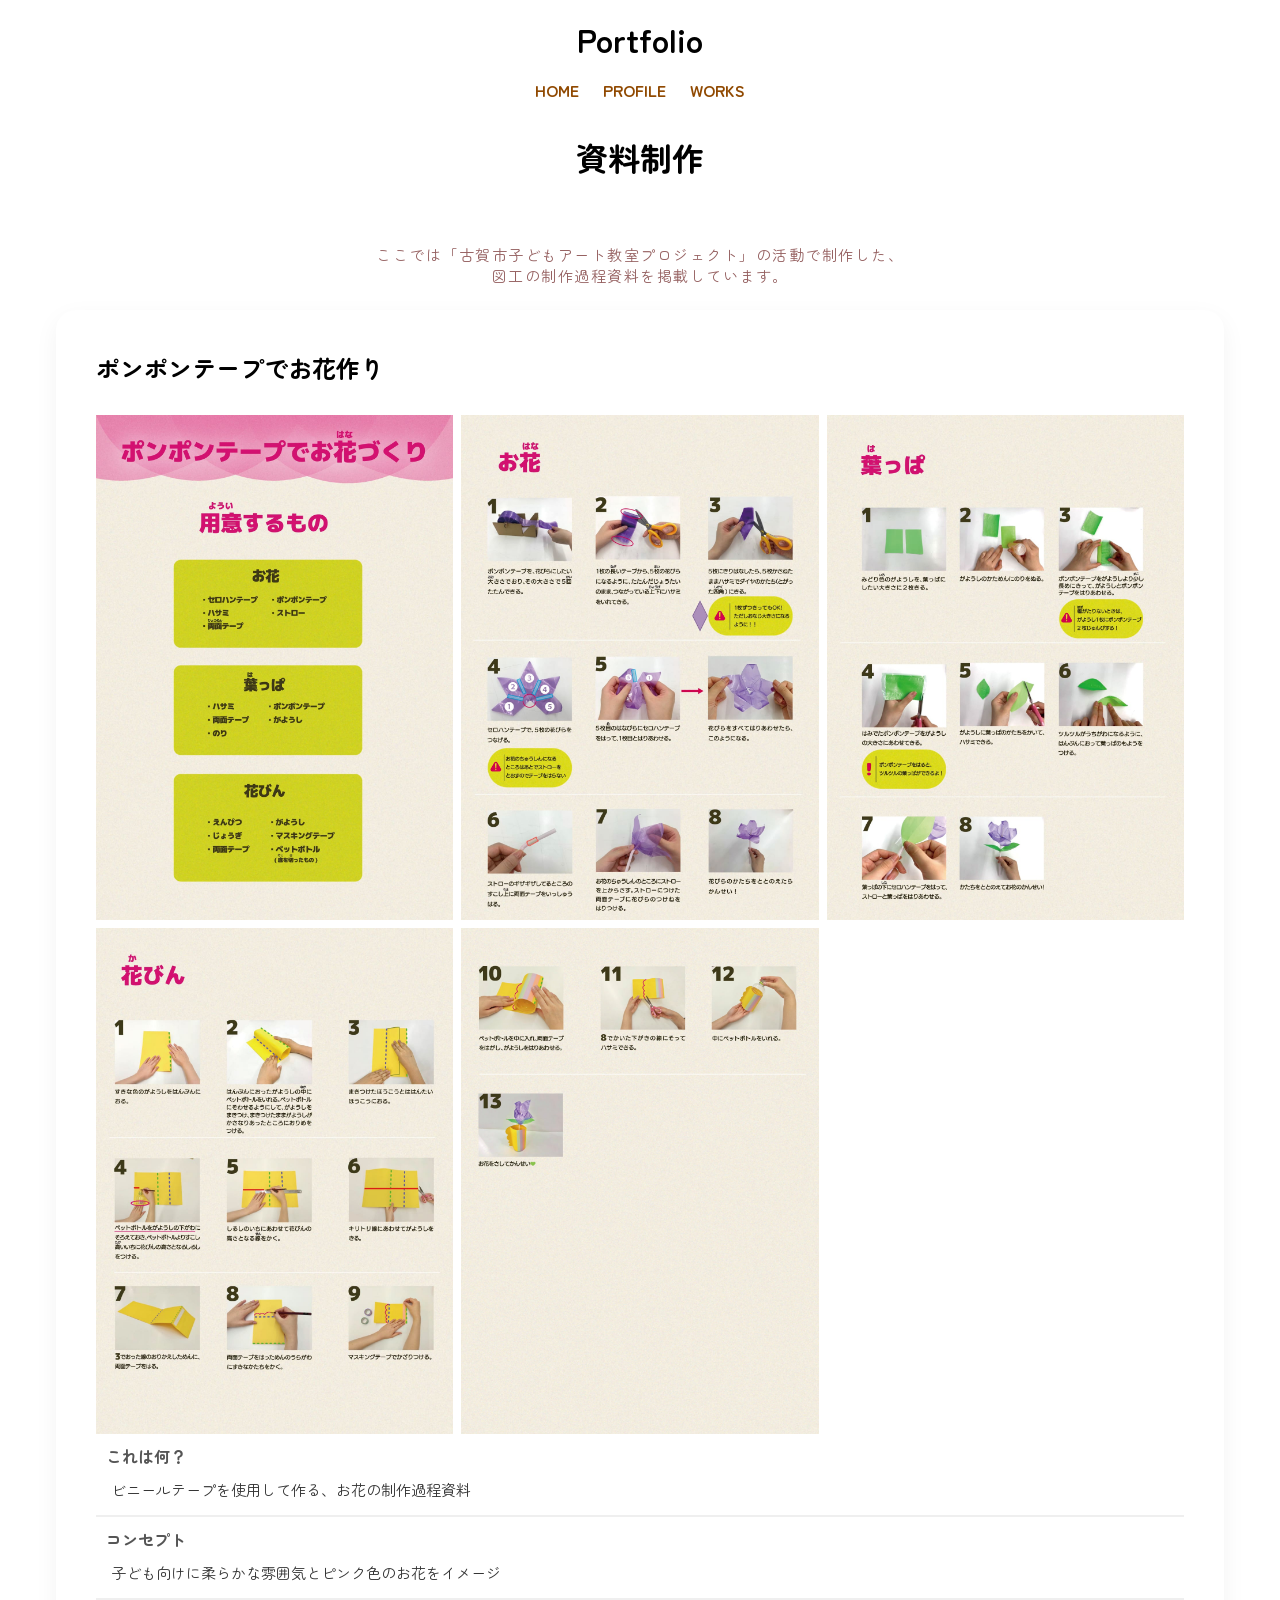
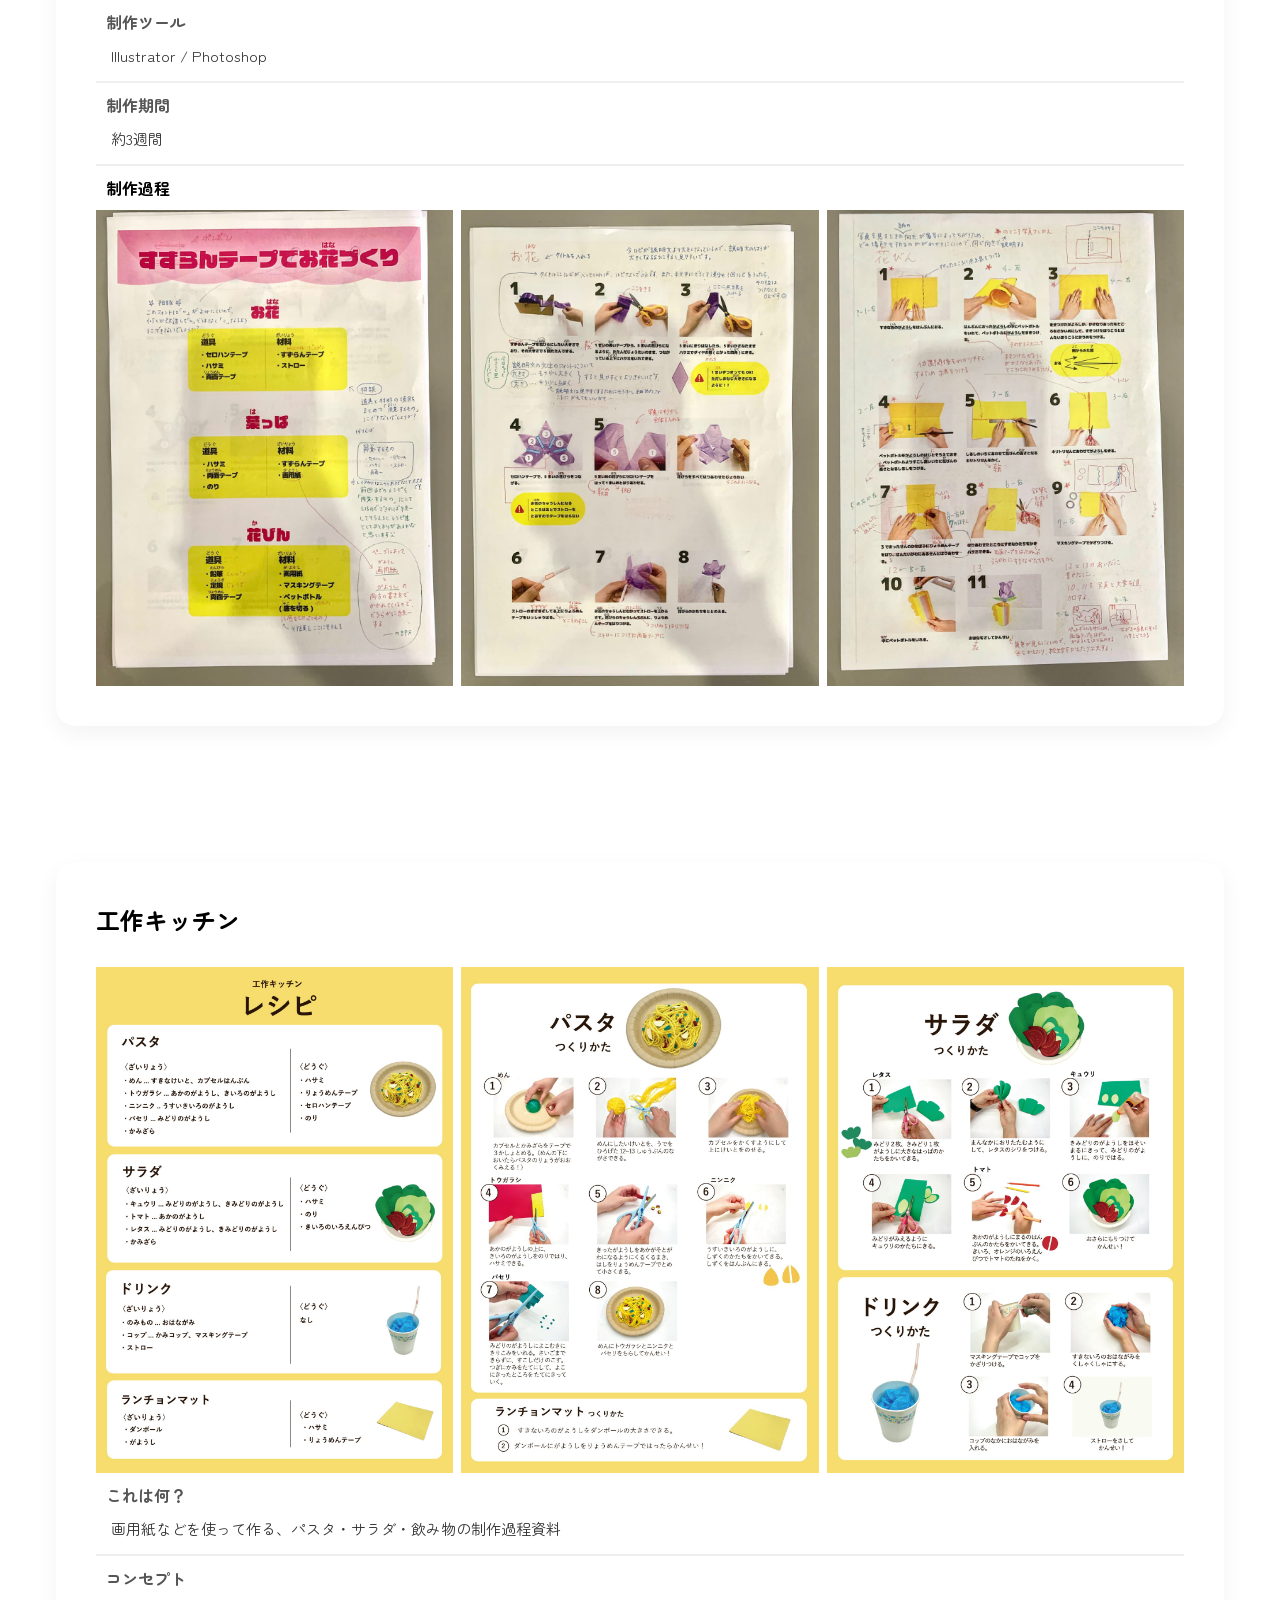
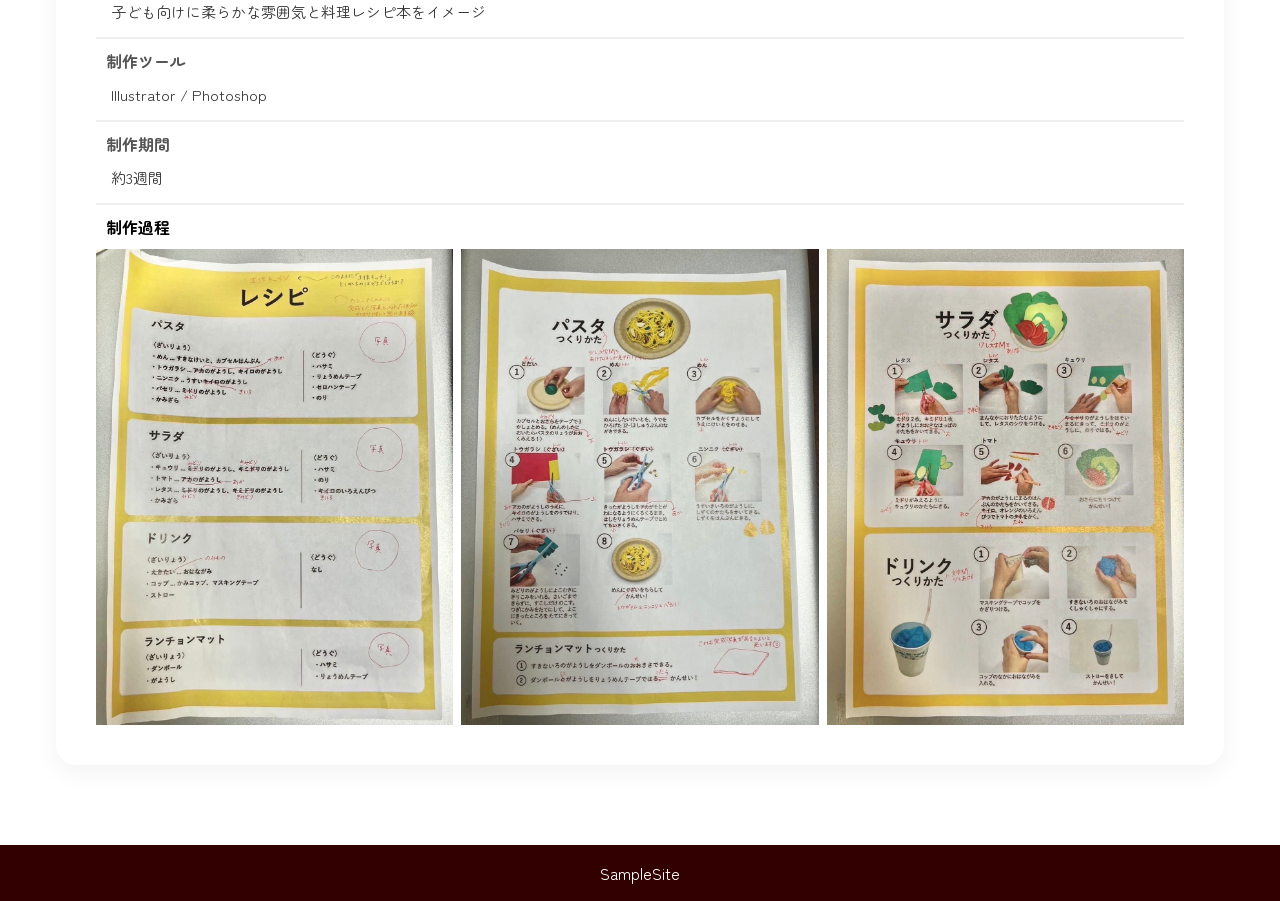
<file: works03.html>
<!DOCTYPE html>
<html lang="ja">
<head>
  <meta charset="UTF-8">
  <title>WORKS03 資料制作</title>
  <meta name="viewport" content="width=device-width, initial-scale=1.0">
  <link rel="stylesheet" href="style.css">
<link rel="stylesheet" href="works.css">
 <!-- Google Fonts -->
 <link rel="stylesheet" href="https://fonts.googleapis.com/css2?family=Zen+Maru+Gothic:wght@400&display=swap">
</head>


<body class="work03">
<div id="wrap">

  <header>
    <h1>Portfolio</h1>
    <nav>
      <ul>
        <li><a href="index.html">HOME</a></li>
        <li><a href="about.html">PROFILE</a></li>
        <li><a href="works.html">WORKS</a></li>
      </ul>
    </nav>
  </header>

  
  <main>
      <h2>資料制作</h2>

          <span class="section-sub2">
            ここでは「古賀市子どもアート教室プロジェクト」の活動で制作した、<br>
            図工の制作過程資料を掲載しています。
          </span>


        <!-- ===== 作品1 ===== -->
  　　　<section class="works-grid">

    <article class="work-item">
      <h3 class="work-title">ポンポンテープでお花作り</h3>
  
      <div class="work-images">
        <img src="images/page04.jpg" alt="">
        <img src="images/page05.jpg" alt="">
        <img src="images/page06.jpg" alt="">
        <img src="images/page07.jpg" alt="">
        <img src="images/page08.jpg" alt="">
      </div>
      <div class="work-content">
        <div class="work-block">
          <h4>これは何？</h4>
          <p>
            ビニールテープを使用して作る、お花の制作過程資料
          </p>
        </div>
        <div class="work-block">
          <h4>コンセプト</h4>
          <p>
            子ども向けに柔らかな雰囲気とピンク色のお花をイメージ
          </p>
        </div>
  
        <div class="work-block">
          <h4>制作ツール</h4>
          <p>Illustrator / Photoshop</p>
        </div>
  
        <div class="work-block">
          <h4>制作期間</h4>
          <p>約3週間</p>
        </div>

        <h4>制作過程</h4>
        <div class="work-images">
          <img src="images/page2_01.jpg" alt="">
          <img src="images/page2_02.jpg" alt="">
          <img src="images/page2_03.jpg" alt="">
        </div>
    </article>
      
<!-- ===== 作品2 ===== -->
　　　<section class="works-grid">

  <article class="work-item">
    <h3 class="work-title">工作キッチン</h3>

    <div class="work-images">
      <img src="images/page01.jpg" alt="">
      <img src="images/page02.jpg" alt="">
      <img src="images/page03.jpg" alt="">
    </div>
    <div class="work-content">
      <div class="work-block">
        <h4>これは何？</h4>
        <p>
          画用紙などを使って作る、パスタ・サラダ・飲み物の制作過程資料
        </p>
      </div>
      <div class="work-block">
        <h4>コンセプト</h4>
        <p>
          子ども向けに柔らかな雰囲気と料理レシピ本をイメージ
        </p>
      </div>

      <div class="work-block">
        <h4>制作ツール</h4>
        <p>Illustrator / Photoshop</p>
      </div>

      <div class="work-block">
        <h4>制作期間</h4>
        <p>約3週間</p>
      </div>

      <h4>制作過程</h4>
      <div class="work-images">
        <img src="images/page2_04.jpg" alt="">
        <img src="images/page2_05.jpg" alt="">
        <img src="images/page2_06.jpg" alt="">
      </div>
  </article>
</section>
</main>
  

<footer>
  <p> SampleSite</p>
</footer>

</div>
</body>
</html>
</file>
<file: style.css>
@charset "UTF-8";
* {
    margin: 0;
    padding: 0;
    list-style: none;
    text-decoration: none;
    box-sizing: border-box;
    
  }

  body {
    height: 100%;
      font-family: "Zen Maru Gothic", sans-serif;
    }
  
  #wrap {
    display: flex;
    flex-direction: column;
    min-height: 100vh;
  }

  /* メインビジュアル専用：ふんわり表示 */
  .main-visual {
    width: 40%;
    margin: 80px auto;
  
    opacity: 0;
    transform: translateY(-12px);
    transition: opacity 2s ease, transform 2s ease;
  }
  /* スマホ */
@media (max-width: 768px) {
  .main-visual {
    width: 90%;
    margin: 40px auto;
  }
}
  
  .main-visual.is-show {
    opacity: 1;
    transform: translateY(0);
  }
  


@keyframes fadeDown {
  to {
    opacity: 1;
    transform: translateY(0);
  }
}

.more-btn {
  display: inline-block;
  padding: 20px 28px;
  border-radius: 999px;
  background-color: #f3f3f3;
  color: #330000;
  font-size: 20px;
  text-decoration: none;
  transition: background-color 0.4s ease, color 0.4s ease;
}

.more-btn:hover {
  background-color: #330000;
  color: #fffaef;
}

  

  img {
    width: 100%;
    height: auto;
    vertical-align: bottom;
  }
header {
  background: #ffffff;
}
header h1 {
    text-align: center;
    padding: 1rem;
  }
  
  nav ul {
    padding-bottom: 1rem;
    margin: 0;
    text-align: center;
  }
  
  nav ul li {
    display: inline-block;
    margin: 0 10px;
  }
  
  nav ul li a {
    font-weight: bold;
    color: #904901;
  }


  main {
    max-width: 1200px;
    margin: 0 auto;
    padding: 1rem;
  }


  
main section {
    margin-bottom: 60px;
  }
  
section {
  background: #FFF;
}



footer {
  background:#330000;
  color: #FFF;
  text-align: center;
  padding: 1rem;
  width: 100%;
}

/* article01、02*/
.section-inner {
  max-width: 800px;
  margin: 0 auto;
}

/* article01*/
.sec01 {
  grid-column: 1 / -1;
  padding: 40px 20px;
  border-radius: 16px;
  box-shadow: 0 8px 24px rgba(0, 0, 0, 0.08);
  background: #fff;
  display: flex;
  flex-direction: column;
  align-items: center;   /* 横中央 */
  text-align: center;    /* 文章中央 */
}

.about-title {
  margin-bottom: 24px;
}
.about-text {
  line-height: 1.8;
  margin-bottom: 20px;
}


.about-image {
  width: 200px;
  height: 200px;
  border-radius: 50%;
  border: 2px solid #ddd;
  overflow: hidden;
  background: #f7f7f7;
  margin: 0 auto 24px; 
}

.about-image img {
  width: 100%;
  height: 100%;
  object-fit: cover;
}


/* WORKSエリア */
.sec02 {
  grid-column: 1 / -1;
  padding: 40px 20px;
  box-shadow: 0 8px 24px rgba(0, 0, 0, 0.08);
  background: #fff;
  border-radius: 16px;
}

/* 見出し */
.works-title {
  text-align: center;
  margin-bottom: 24px;
}

.work_top-title{
text-align: center;
padding: 100px 25px 20px;
}

/* 画像縦並び */
.works-box {
  text-align: center; /* 中央寄せ */
}

.works-box img {
  height: auto;       /* 比率維持 */
  display: block;
  margin: 0 auto 40px; /* 縦余白 */
}



/* contact */
.sec03 {
  grid-column: 1 / -1;
  padding: 40px 20px;
  box-shadow: 0 8px 24px rgba(0, 0, 0, 0.08);
  background: #fff;
  border-radius: 16px;
}
.contact-text p {
  text-align: center;
}



html {
  scroll-behavior: smooth;
}


/*初・小さい説明など*/
.section-sub {
  display: block;
  font-size: 12px;
  color: #888;
  margin-top: 6px;
  letter-spacing: 0.1em;
}

/*WORK ページごとのタイトル下の説明箇所*/
.section-sub2 {
  display: block;
  font-size: 15px;
  color: #956060;
  margin-top: 6px;
  letter-spacing: 0.1em;
  text-align: center;
}
</file>
<file: about.css>
/* ABOUT専用 */

/* ===== ABOUT全体 ===== */
.about {
  width: 100%;
  min-height: 100vh;
  padding: 80px 24px;
  display: flex;
  flex-direction: column;
  align-items: center;
  border-bottom: 1px solid #979797;
}

.profile-section {
  width: 100%;
  padding-bottom: 32px;
  margin-bottom: 32px;
  border-bottom: 1px solid #e6e6e6;
  text-align: left;
}

.profile-section:last-child {
  border-bottom: none;
}

.profile-section:last-child {
  border-bottom: none;
}


/* ===== タイトル ===== */
.about-title {
  font-size: 32px;
  margin-bottom: 48px;
}

/* ===== プロフィールカード ===== */
.profile-card {
  width: 100%;
  max-width: 900px;
  min-height: 80vh;

  background-color: #ffffff;
  border-radius: 32px;
  box-shadow: 0 16px 40px rgba(0, 0, 0, 0.08);

  padding: 72px 48px;

  display: flex;
  flex-direction: column;
  align-items: stretch;
  gap: 32px;
}

/* ===== 画像 ===== */
.about-image img {
  width: 180px;
  height: 180px;
  object-fit: cover;
  border-radius: 50%;
}

/* 見出し */
.profile-section h3 {
  font-size: 18px;
  margin-bottom: 12px;
  font-weight: 600;
  position: relative;
  padding-left: 12px;
}

/* 見出しの左にノートっぽい線 */
.profile-section h3::before {
  content: "";
  position: absolute;
  left: 0;
  top: 4px;
  width: 4px;
  height: 1.2em;
  background-color: #f2a7c4; /* うすピンク */
  border-radius: 2px;
}

/* ===== テキスト ===== */
/* 本文 */
.profile-section p {
  font-size: 15px;
  line-height: 2;
  color: #333;
}

/* ===== HOMEへ戻る ===== */
.back-home {
  margin-top: 40px;
  font-size: 14px;
  color: #666;
  text-decoration: none;
}

.profile-list {
  list-style: none;
  padding: 0;
  margin: 0;
}

.profile-list li {
  padding: 16px 0;
  border-bottom: 1px dashed #ddd;
}

.profile-list li:last-child {
  border-bottom: none;
}

.period {
  display: block;
  font-weight: 600;
  margin-bottom: 6px;
  color: #555;
}
</file>
<file: works.css>
/* =========================
   WORKS（works.html）専用
========================= */
/* ===== works-grid ===== */
.works-grid {
  margin: 0;
    padding: 0;
    list-style: none;
    text-decoration: none;
    box-sizing: border-box;
    display: grid;
  grid-template-columns: repeat(auto-fit, minmax(280px, 1fr));
  gap: 0px 20px;

}

main > h2 {
  text-align: center;
  font-size: 32px; /* 好きな大きさに調整してOK */
  margin-bottom: 64px;
}

.works-grid h3 {
  font-size: 30spx;
  text-align: left;
  margin-bottom: 30px;
}

.works-grid h4 {
  font-size: 20spx;
  text-align: left;
  margin: 10px;
}

/* ===== 各作品 ===== */
.work-item {
  background-color: #ffffff;
  border-radius: 20px;
  padding: 40px;
  margin-bottom: 64px;
  box-shadow: 0 8px 24px rgba(0, 0, 0, 0.05);
}

.work-title {
  font-size: 24px;
  margin-bottom: 32px;
  text-align: center;
}

/* ===== 中身 ===== */
.work-content {
  align-items: center;
}

.work-block {
  padding-bottom: 12px;
  border-bottom: 2px solid #efefef; 
}

.work-block h4 {
  font-size: 16px;
  margin-bottom: 8px;
  color: #555;
}

.work-block p {
  font-size: 15px;
  line-height: 1.8;
  color: #333;
  margin-left: 1em;
}

/* work03*/
.work01 .works-grid {
  display: grid;
  grid-template-columns: 1fr;
  gap: 24px; /* 縦の間隔だけ */
}

/* work02*/
.works02_explanation-grid {
  display: grid;
  grid-template-columns: 1fr 1fr; /* 左右 */
  gap: 40px;
  align-items: center; /* 縦中央揃え */
}

/* work03*/
.work03 .works-grid {
  display: grid;
  grid-template-columns: 1fr;
  gap: 24px; /* 縦の間隔だけ */
}
.work-images {
  display: grid;
  grid-template-columns: repeat(auto-fit, minmax(30%, 1fr));
  gap: 8px;
}
</file>
